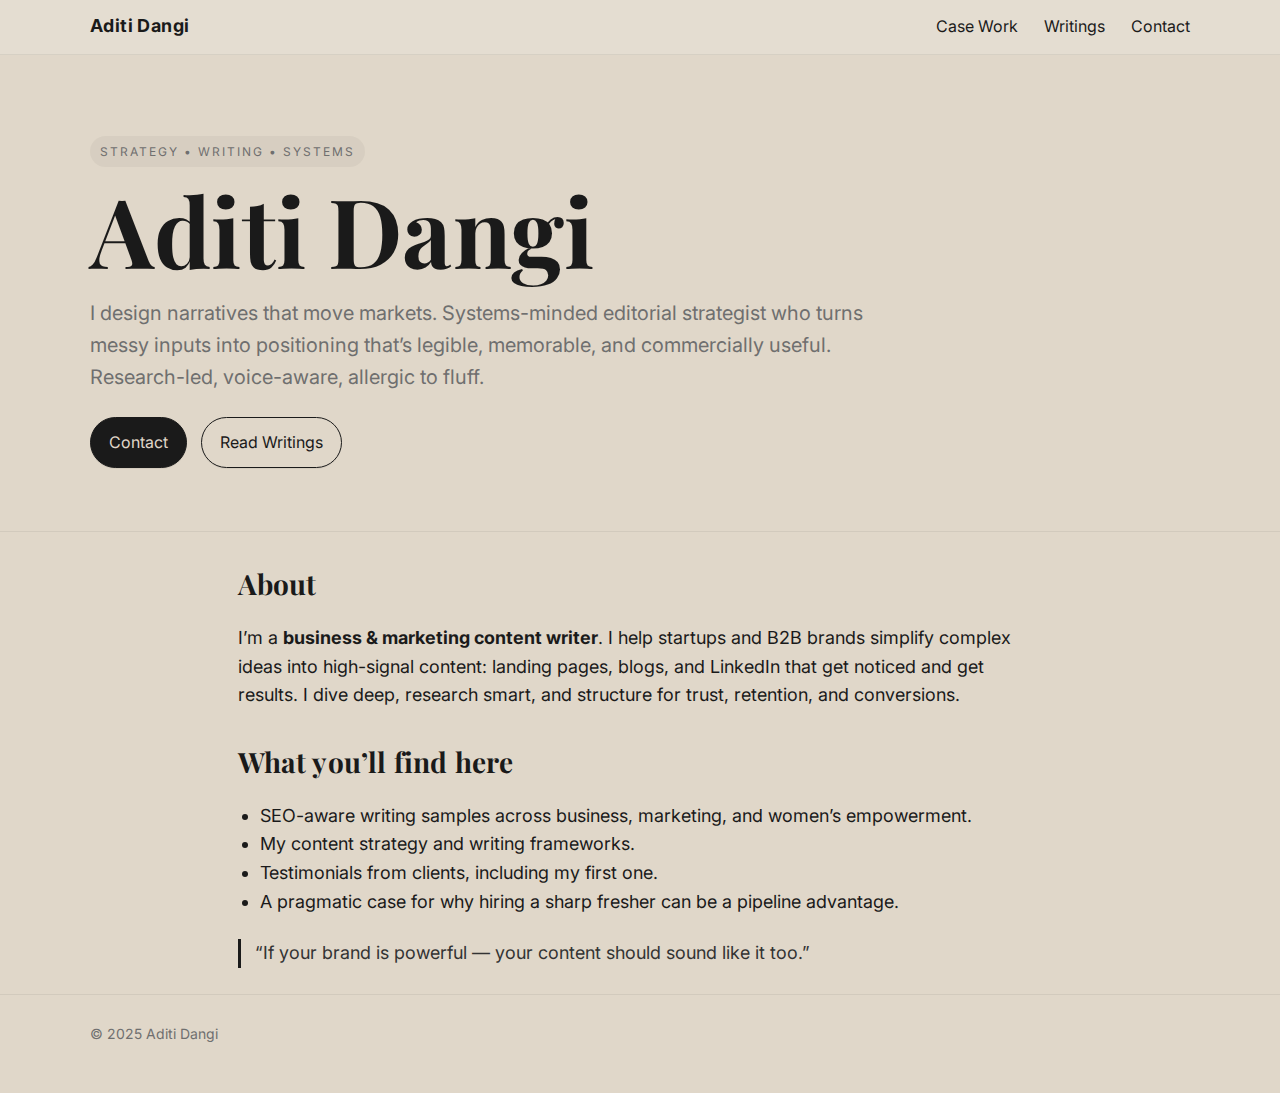
<file: index.html>
<!doctype html>
<html lang="en">
<head>
  <meta charset="utf-8" />
  <meta name="viewport" content="width=device-width, initial-scale=1" />
  <title>Aditi Dangi — Strategy, Writing, Systems</title>
  <meta name="theme-color" content="#f7f4ef">
  <link rel="preconnect" href="https://fonts.gstatic.com" crossorigin />
  <link href="https://fonts.googleapis.com/css2?family=Inter:wght@400;600;700&family=Playfair+Display:wght@600;700&display=swap" rel="stylesheet">
  <link rel="stylesheet" href="assets/style.css" />
  <script defer src="assets/script.js"></script>
</head>
<body class="home">
    <nav class="nav">
        <div class="container nav-inner">
        <div class="brand"><a id="brandName" href="index.html">Aditi Dangi</a></div>
            <div class="nav-links">
            <a href="case-work.html">Case Work</a>
            <a href="writings.html">Writings</a>
            <a href="contact.html">Contact</a>
    </div>
  </div>
</nav>
<main>

  <!-- HERO -->
  <section class="hero">
    <div class="container">
      <span class="kicker">Strategy • Writing • Systems</span>
      <h1 class="masthead-title">Aditi Dangi</h1>
      <p class="subtitle">
        I design narratives that move markets. Systems-minded editorial strategist who turns messy
        inputs into positioning that’s legible, memorable, and commercially useful.
        Research-led, voice-aware, allergic to fluff.
      </p>
      <div class="cta-row">
        <a class="btn primary" href="contact.html">Contact</a>
        <a class="btn" href="writings.html">Read Writings</a>
      </div>
    </div>
  </section>

  <!-- ABOUT ON HOME -->
  <section>
    <article class="container prose">
      <h2>About</h2>
      <p>
        I’m a <strong>business & marketing content writer</strong>. I help startups and B2B brands
        simplify complex ideas into high-signal content: landing pages, blogs, and LinkedIn that get noticed
        and get results. I dive deep, research smart, and structure for trust, retention, and conversions.
      </p>

      <h2>What you’ll find here</h2>
      <ul>
        <li>SEO-aware writing samples across business, marketing, and women’s empowerment.</li>
        <li>My content strategy and writing frameworks.</li>
        <li>Testimonials from clients, including my first one.</li>
        <li>A pragmatic case for why hiring a sharp fresher can be a pipeline advantage.</li>
      </ul>

      <blockquote>“If your brand is powerful — your content should sound like it too.”</blockquote>
      <!--
        The anchors above use data-attrs so assets/script.js wires:
          mailto:aditidangi05@gmail.com
          your real LinkedIn URL (once you paste it in window.profile.linkedin)
      -->
    </article>
  </section>

</main>
<footer class="footer">
  <div class="container"><div>© 2025 Aditi Dangi</div></div>
</footer>
</body>
</html>
</file>
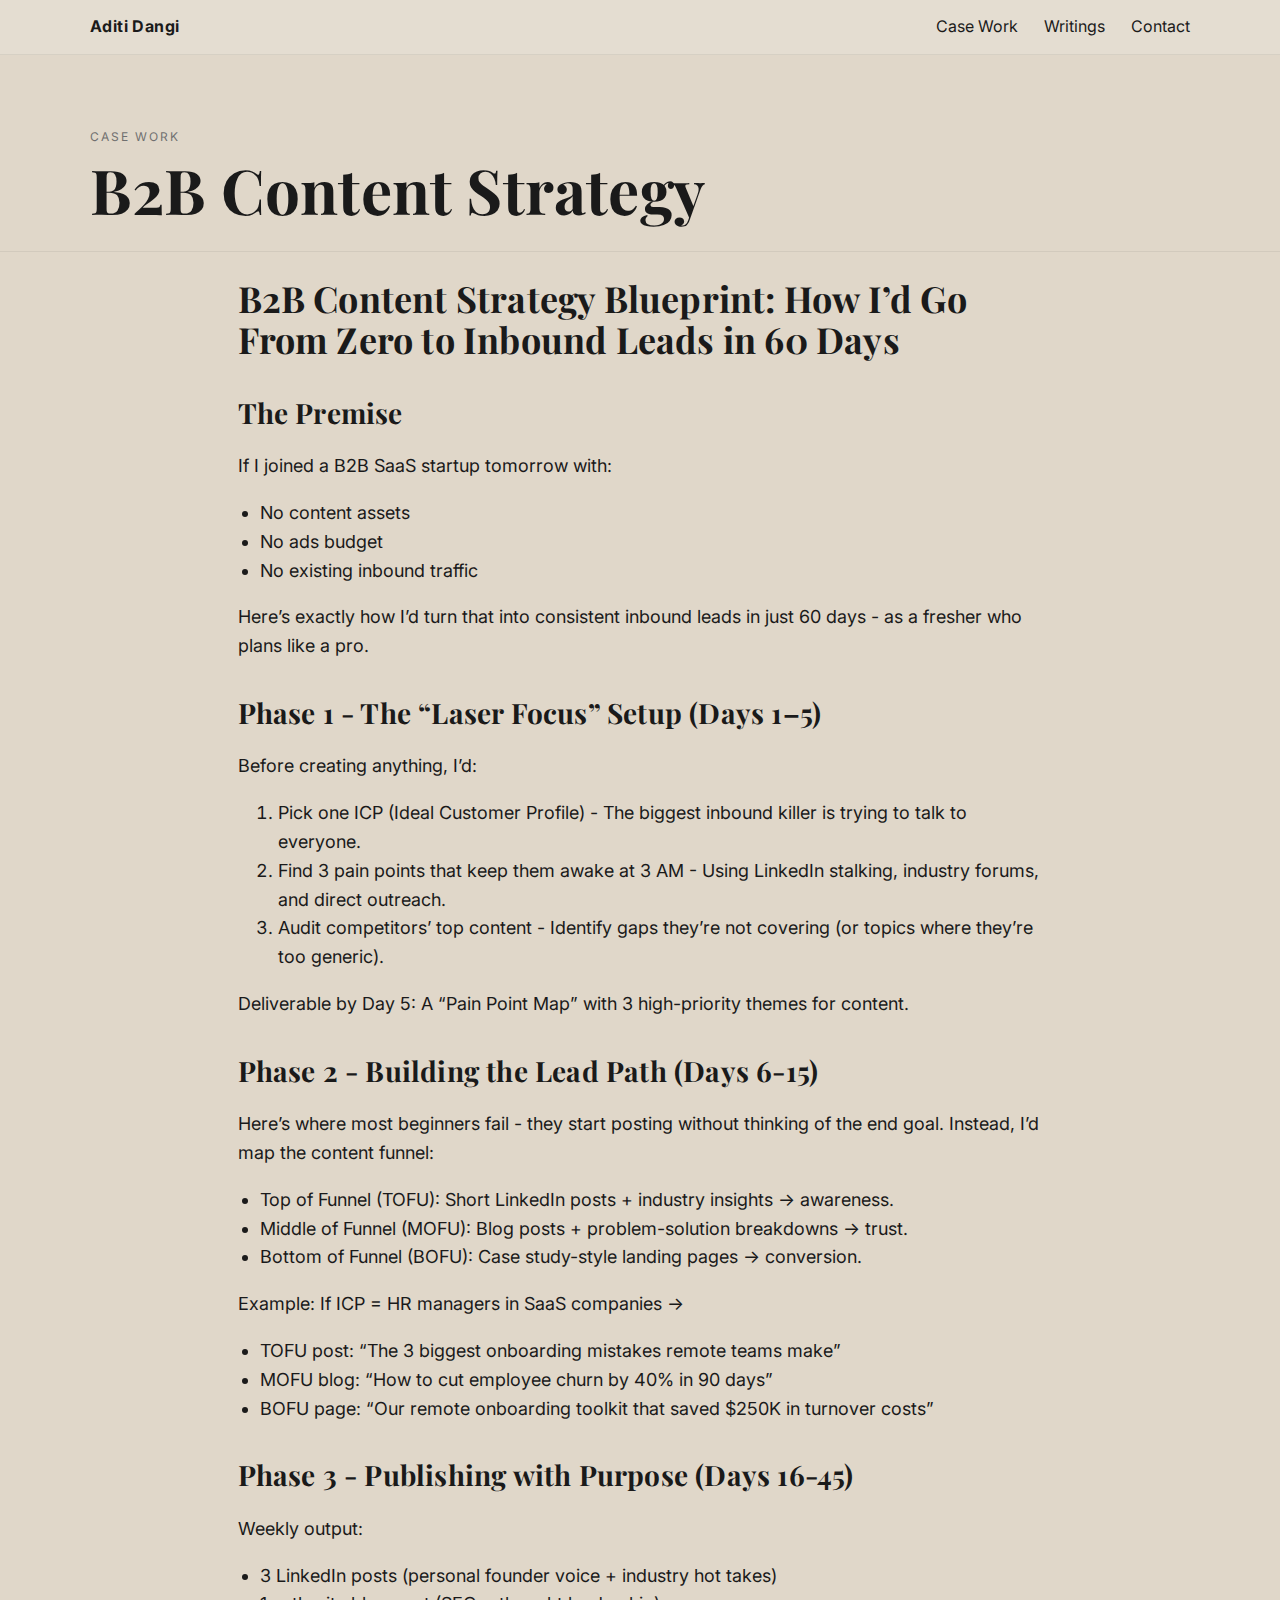
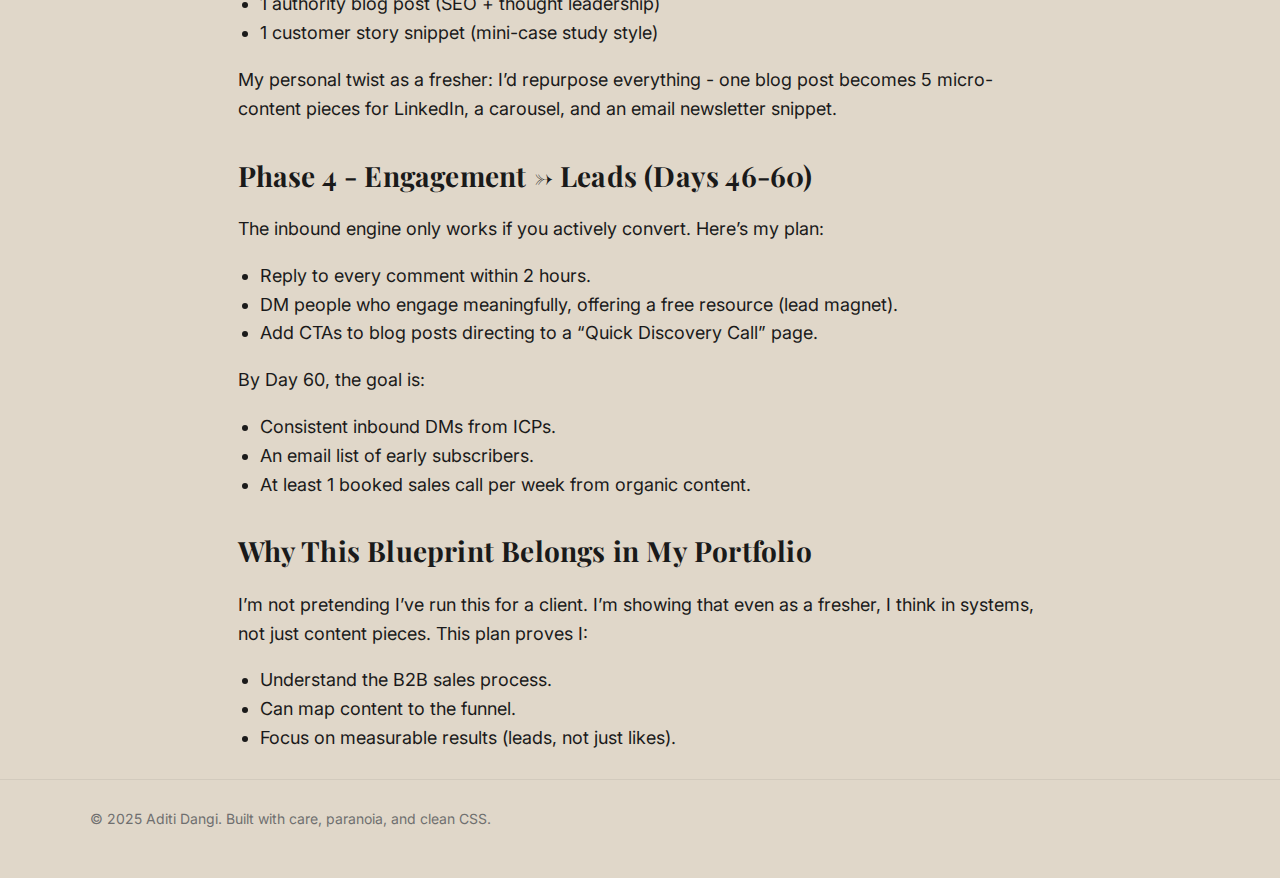
<file: b2b-content-strategy.html>
<!doctype html>
<html lang="en">
<head>
  <meta charset="utf-8" />
  <meta name="viewport" content="width=device-width, initial-scale=1" />
  <title>B2B Content Strategy</title>
  <meta name="theme-color" content="#f7f4ef">
  <link rel="preconnect" href="https://fonts.gstatic.com" crossorigin />
  <link href="https://fonts.googleapis.com/css2?family=Inter:wght@400;600;700&family=Playfair+Display:wght@600;700&display=swap" rel="stylesheet">
  <link rel="stylesheet" href="../assets/style.css" />
  <script defer src="../assets/script.js"></script>
</head>
<body>
<nav class="nav">
  <div class="container nav-inner">
    <div class="brand"><a href="../index.html">Aditi Dangi</a></div>
    <div class="nav-links">
    <a href="../case-work.html">Case Work</a>
    <a href="../writings.html">Writings</a>
    <a href="../contact.html">Contact</a>
    </div>
  </div>
</nav>
<main>
  <section class="article-hero">
    <div class="container">
    <div class="eyebrow">Case Work</div>
    <h1>B2B Content Strategy</h1>
    <small class="meta"></small>
    </div>
  </section>
  <article class="container prose">
    <h1>B2B Content Strategy Blueprint: How I’d Go From Zero to Inbound Leads in 60 Days</h1>
    
    <h2>The Premise</h2>
    <p>If I joined a B2B SaaS startup tomorrow with:</p>
    <ul>
        <li>No content assets</li>
        <li>No ads budget</li>
        <li>No existing inbound traffic</li>
    </ul>
    <p>Here’s exactly how I’d turn that into consistent inbound leads in just 60 days - as a fresher who plans like a pro.</p>
    
    <h2>Phase 1 - The “Laser Focus” Setup (Days 1–5)</h2>
    <p>Before creating anything, I’d:</p>
    <ol>
        <li>Pick one ICP (Ideal Customer Profile) - The biggest inbound killer is trying to talk to everyone.</li>
        <li>Find 3 pain points that keep them awake at 3 AM - Using LinkedIn stalking, industry forums, and direct outreach.</li>
        <li>Audit competitors’ top content - Identify gaps they’re not covering (or topics where they’re too generic).</li>
    </ol>
    <p>Deliverable by Day 5: A “Pain Point Map” with 3 high-priority themes for content.</p>
    
    <h2>Phase 2 - Building the Lead Path (Days 6-15)</h2>
    <p>Here’s where most beginners fail - they start posting without thinking of the end goal. Instead, I’d map the content funnel:</p>
    <ul>
        <li>Top of Funnel (TOFU): Short LinkedIn posts + industry insights → awareness.</li>
        <li>Middle of Funnel (MOFU): Blog posts + problem-solution breakdowns → trust.</li>
        <li>Bottom of Funnel (BOFU): Case study-style landing pages → conversion.</li>
    </ul>
    <p>Example: If ICP = HR managers in SaaS companies →</p>
    <ul>
        <li>TOFU post: “The 3 biggest onboarding mistakes remote teams make”</li>
        <li>MOFU blog: “How to cut employee churn by 40% in 90 days”</li>
        <li>BOFU page: “Our remote onboarding toolkit that saved $250K in turnover costs”</li>
    </ul>
    
    <h2>Phase 3 - Publishing with Purpose (Days 16-45)</h2>
    <p>Weekly output:</p>
    <ul>
        <li>3 LinkedIn posts (personal founder voice + industry hot takes)</li>
        <li>1 authority blog post (SEO + thought leadership)</li>
        <li>1 customer story snippet (mini-case study style)</li>
    </ul>
    <p>My personal twist as a fresher: I’d repurpose everything - one blog post becomes 5 micro-content pieces for LinkedIn, a carousel, and an email newsletter snippet.</p>
    
    <h2>Phase 4 - Engagement → Leads (Days 46-60)</h2>
    <p>The inbound engine only works if you actively convert. Here’s my plan:</p>
    <ul>
        <li>Reply to every comment within 2 hours.</li>
        <li>DM people who engage meaningfully, offering a free resource (lead magnet).</li>
        <li>Add CTAs to blog posts directing to a “Quick Discovery Call” page.</li>
    </ul>
    <p>By Day 60, the goal is:</p>
    <ul>
        <li>Consistent inbound DMs from ICPs.</li>
        <li>An email list of early subscribers.</li>
        <li>At least 1 booked sales call per week from organic content.</li>
    </ul>
    
    <h2>Why This Blueprint Belongs in My Portfolio</h2>
    <p>I’m not pretending I’ve run this for a client. I’m showing that even as a fresher, I think in systems, not just content pieces. This plan proves I:</p>
    <ul>
        <li>Understand the B2B sales process.</li>
        <li>Can map content to the funnel.</li>
        <li>Focus on measurable results (leads, not just likes).</li>
    </ul>
  </article>
</main>
<footer class="footer">
  <div class="container">
    <div>© 2025 Aditi Dangi. Built with care, paranoia, and clean CSS.</div>
  </div>
</footer>
</body>
</html>
</file>
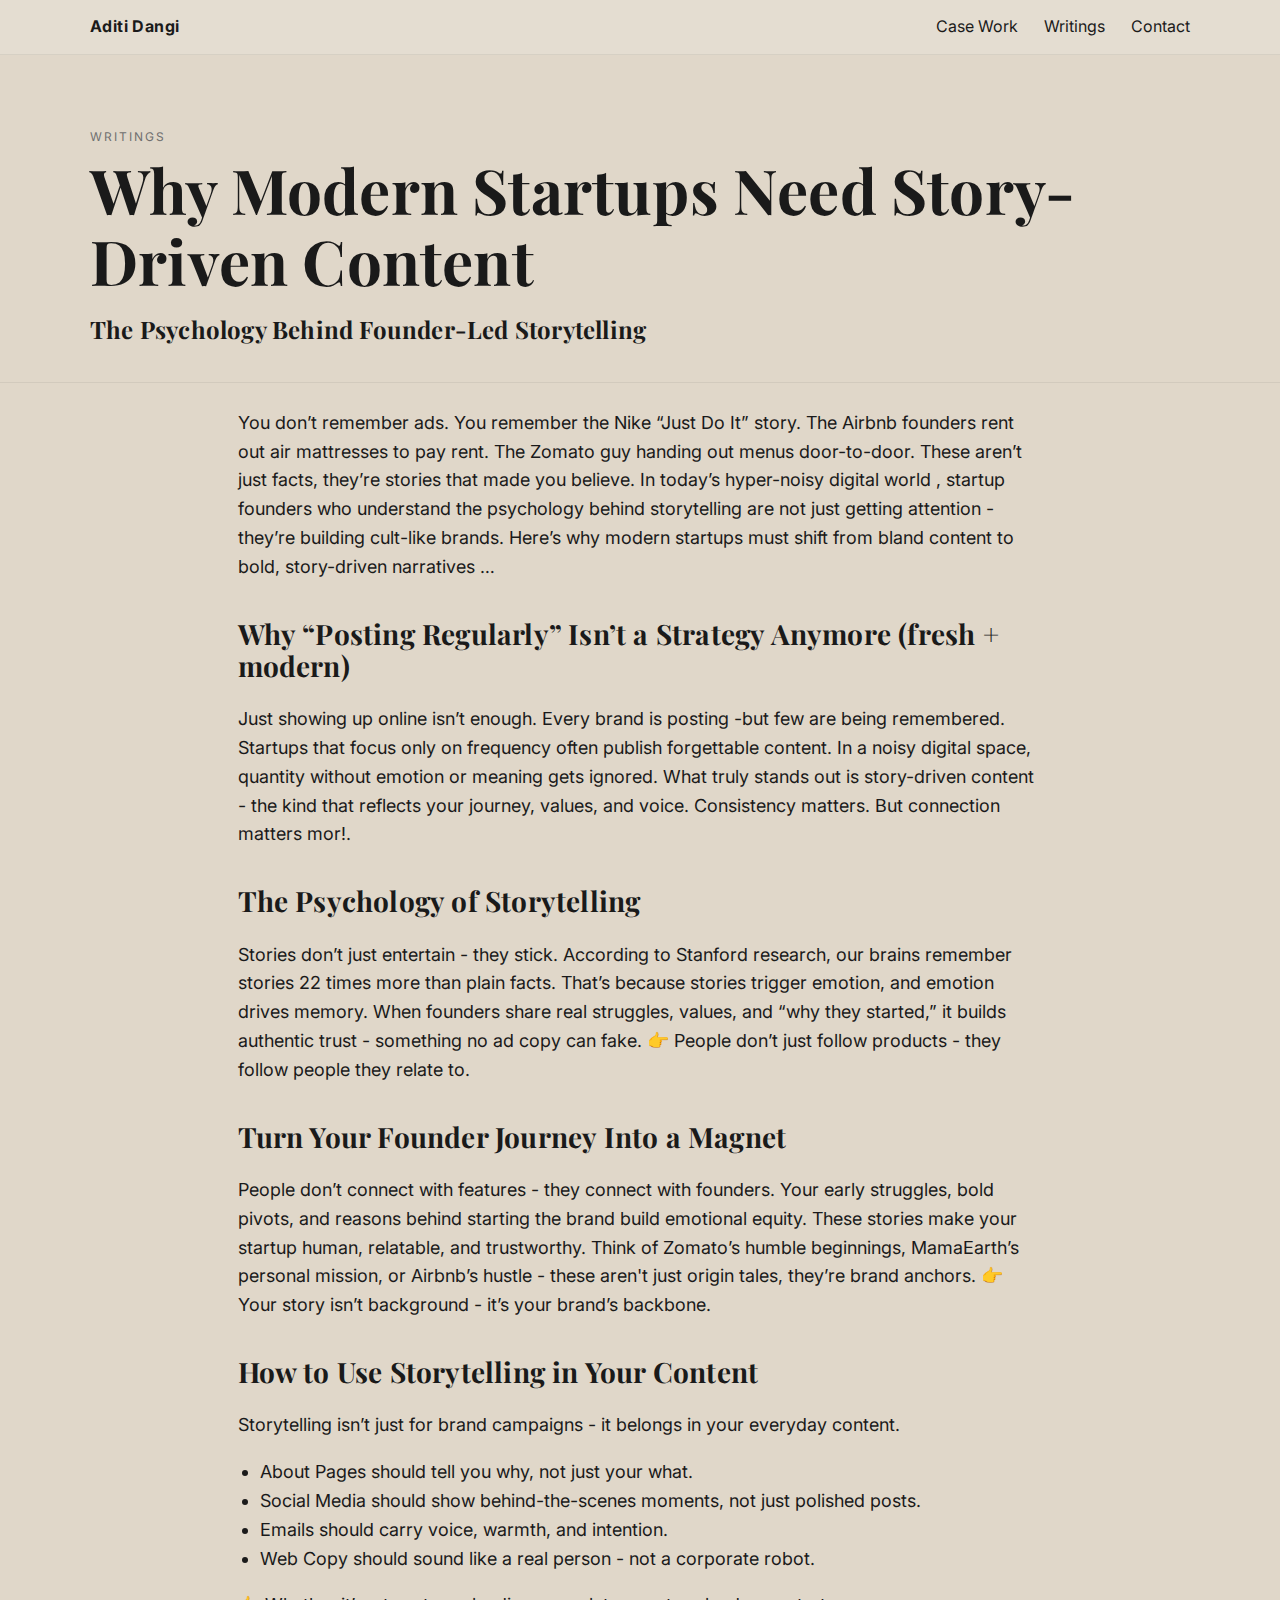
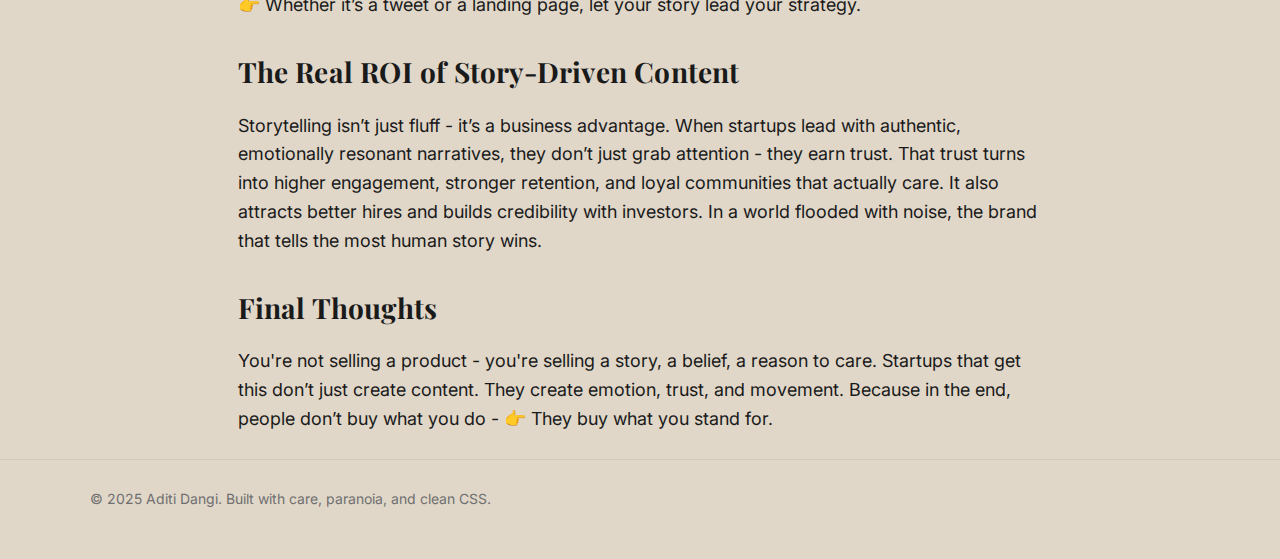
<file: business-blog.html>
<!doctype html>
<html lang="en">
<head>
  <meta charset="utf-8" />
  <meta name="viewport" content="width=device-width, initial-scale=1" />
  <title>Business Blog</title>
  <meta name="theme-color" content="#f7f4ef">
  <link rel="preconnect" href="https://fonts.gstatic.com" crossorigin />
  <link href="https://fonts.googleapis.com/css2?family=Inter:wght@400;600;700&family=Playfair+Display:wght@600;700&display=swap" rel="stylesheet">
  <link rel="stylesheet" href="../assets/style.css" />
  <script defer src="../assets/script.js"></script>
</head>
<body>
<nav class="nav">
  <div class="container nav-inner">
    <div class="brand"><a href="../index.html">Aditi Dangi</a></div>
    <div class="nav-links">
    <a href="../case-work.html">Case Work</a>
    <a href="../writings.html">Writings</a>
    <a href="../contact.html">Contact</a>
    </div>
  </div>
</nav>
<main>
  <section class="article-hero">
    <div class="container">
    <div class="eyebrow">Writings</div>
    <h1>Why Modern Startups Need Story-Driven Content</h1> <h2>The Psychology Behind Founder-Led Storytelling</h2>
    <small class="meta"></small>
    </div>
  </section>
  <article class="container prose">
    <p>You don’t remember ads. You remember the Nike “Just Do It” story. The Airbnb founders rent out air mattresses to pay rent. The Zomato guy handing out menus door-to-door. These aren’t just facts, they’re stories that made you believe. In today’s hyper-noisy digital world , startup founders who understand the psychology behind storytelling are not just getting attention - they’re building cult-like brands. Here’s why modern startups must shift from bland content to bold, story-driven narratives …</p>
    <h2>Why “Posting Regularly” Isn’t a Strategy Anymore (fresh + modern)</h2>
    <p>Just showing up online isn’t enough. Every brand is posting -but few are being remembered. Startups that focus only on frequency often publish forgettable content. In a noisy digital space, quantity without emotion or meaning gets ignored. What truly stands out is story-driven content - the kind that reflects your journey, values, and voice. Consistency matters. But connection matters mor!.</p>
    <h2>The Psychology of Storytelling</h2>
    <p>Stories don’t just entertain - they stick. According to Stanford research, our brains remember stories 22 times more than plain facts. That’s because stories trigger emotion, and emotion drives memory. When founders share real struggles, values, and “why they started,” it builds authentic trust - something no ad copy can fake. 👉 People don’t just follow products - they follow people they relate to.</p>
    <h2>Turn Your Founder Journey Into a Magnet</h2>
    <p>People don’t connect with features - they connect with founders. Your early struggles, bold pivots, and reasons behind starting the brand build emotional equity. These stories make your startup human, relatable, and trustworthy. Think of Zomato’s humble beginnings, MamaEarth’s personal mission, or Airbnb’s hustle - these aren't just origin tales, they’re brand anchors. 👉 Your story isn’t background - it’s your brand’s backbone.</p>
    <h2>How to Use Storytelling in Your Content</h2>
    <p>Storytelling isn’t just for brand campaigns - it belongs in your everyday content.</p>
    <ul>
      <li>About Pages should tell you why, not just your what.</li>
      <li>Social Media should show behind-the-scenes moments, not just polished posts.</li>
      <li>Emails should carry voice, warmth, and intention.</li>
      <li>Web Copy should sound like a real person - not a corporate robot.</li>
    </ul>
    <p>👉 Whether it’s a tweet or a landing page, let your story lead your strategy.</p>
    <h2>The Real ROI of Story-Driven Content</h2>
    <p>Storytelling isn’t just fluff - it’s a business advantage. When startups lead with authentic, emotionally resonant narratives, they don’t just grab attention - they earn trust. That trust turns into higher engagement, stronger retention, and loyal communities that actually care. It also attracts better hires and builds credibility with investors. In a world flooded with noise, the brand that tells the most human story wins.</p>
    <h2>Final Thoughts</h2>
    <p>You're not selling a product - you're selling a story, a belief, a reason to care. Startups that get this don’t just create content. They create emotion, trust, and movement. Because in the end, people don’t buy what you do - 👉 They buy what you stand for.</p>
  </article>
</main>
<footer class="footer">
  <div class="container">
    <div>© 2025 Aditi Dangi. Built with care, paranoia, and clean CSS.</div>
  </div>
</footer>
</body>
</html>
</file>
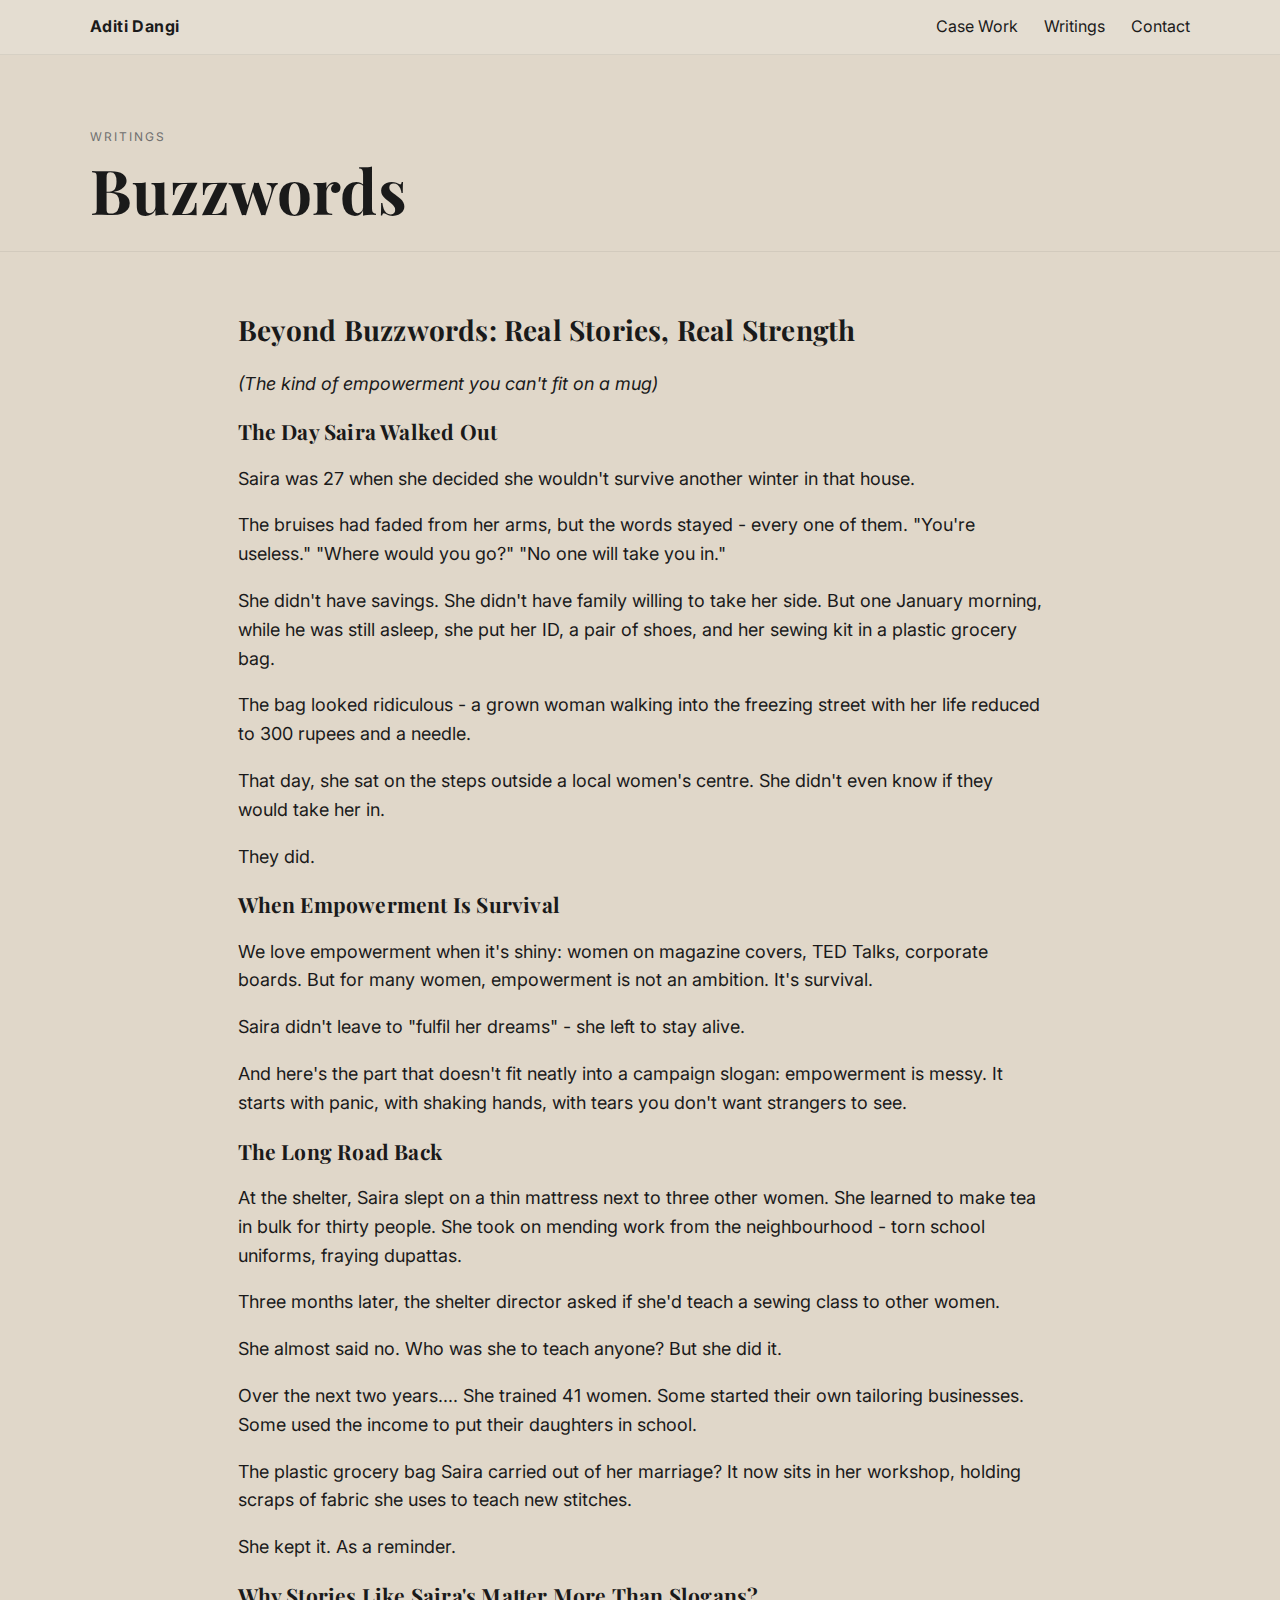
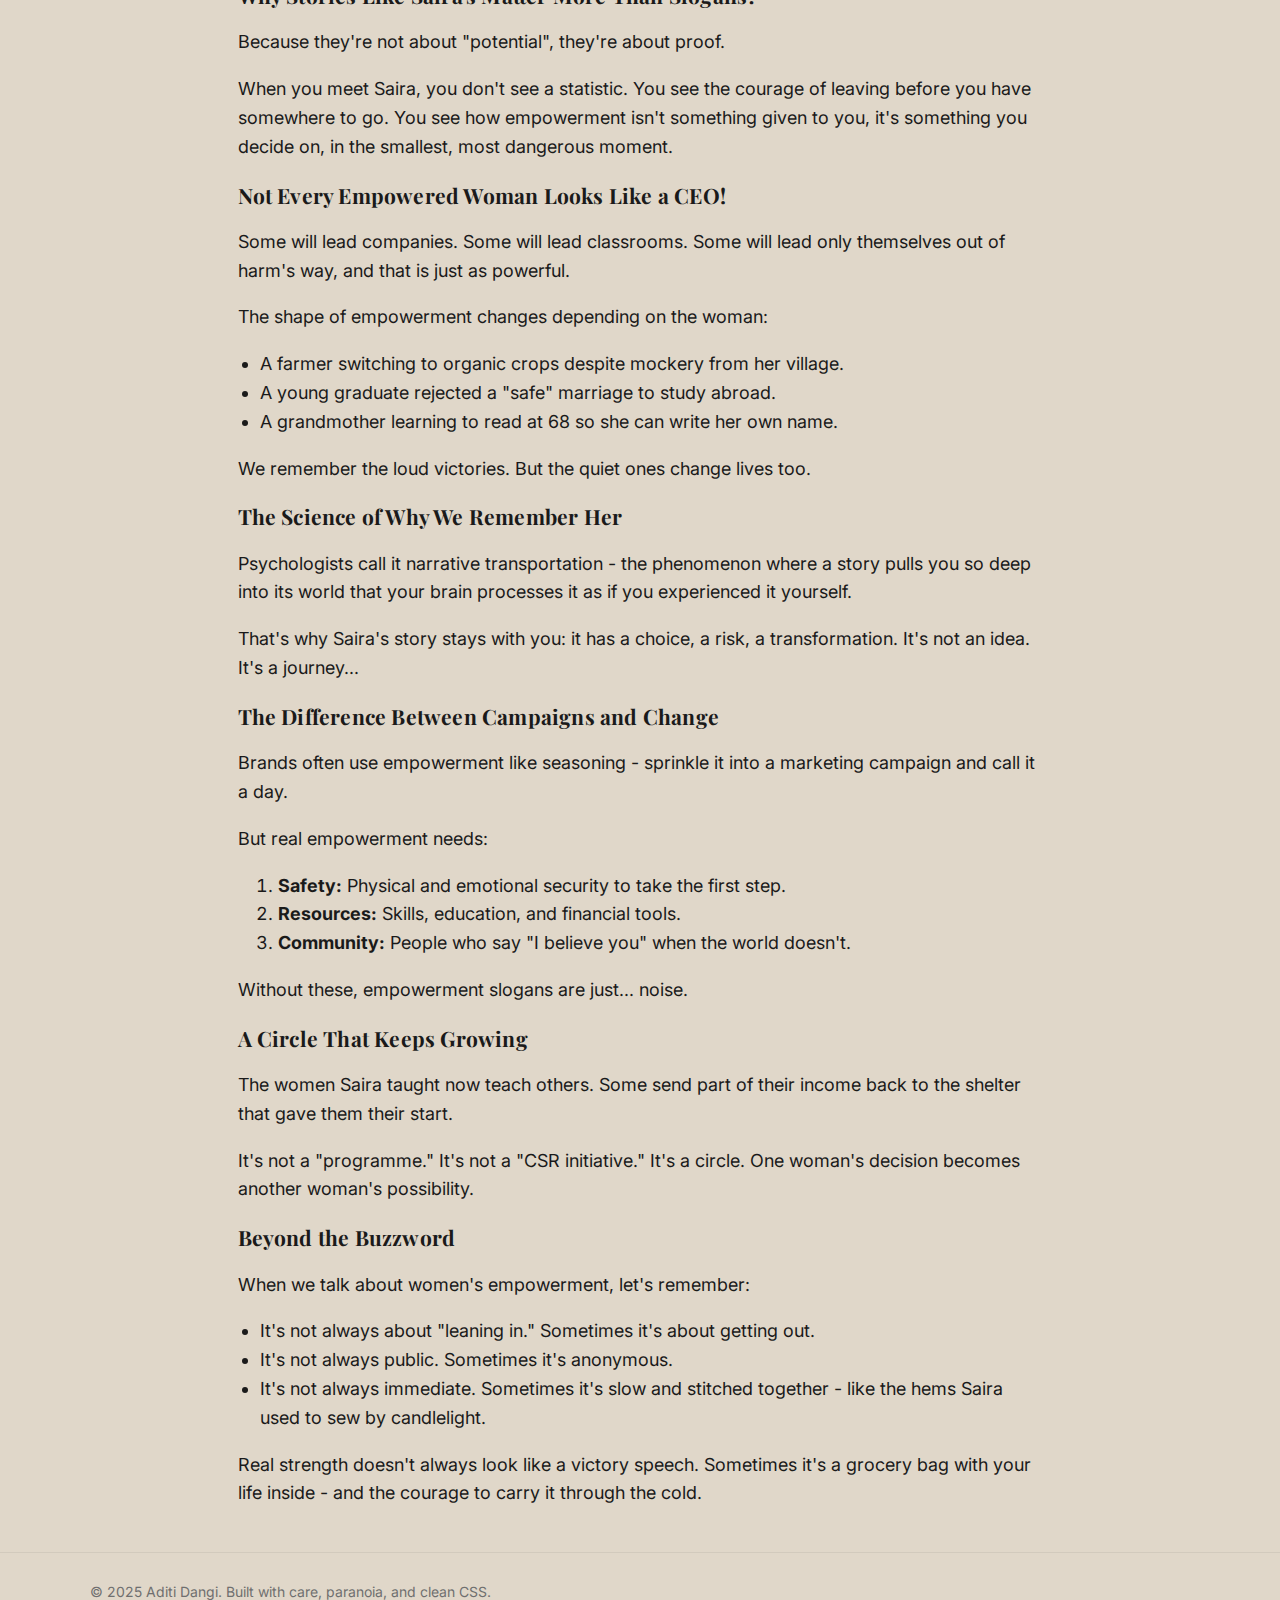
<file: buzzwords.html>
<!doctype html>
<html lang="en">
<head>
  <meta charset="utf-8" />
  <meta name="viewport" content="width=device-width, initial-scale=1" />
  <title>Buzzwords</title>
  <meta name="theme-color" content="#f7f4ef">
  <link rel="preconnect" href="https://fonts.gstatic.com" crossorigin />
  <link href="https://fonts.googleapis.com/css2?family=Inter:wght@400;600;700&family=Playfair+Display:wght@600;700&display=swap" rel="stylesheet">
  <!-- Assuming the CSS file is in an assets folder one level up -->
  <link rel="stylesheet" href="../assets/style.css" />
  <script src="../assets/script.js"></script>
</head>
<body>
    <!-- User-provided navigation bar -->
    <nav class="nav">
        <div class="container nav-inner">
          <div class="brand"><a href="../index.html">Aditi Dangi</a></div>
          <div class="nav-links">
          <a href="../case-work.html">Case Work</a>
          <a href="../writings.html">Writings</a>
          <a href="../contact.html">Contact</a>
          </div>
        </div>
      </nav>

  <!-- Hero section for the article title -->
  <section class="article-hero">
    <div class="container">
      <div class="eyebrow">Writings</div>
      <h1>Buzzwords</h1>
    </div>
  </section>

  <!-- Main article content extracted from the PDF -->
  <article class="container prose">
    <h2>Beyond Buzzwords: Real Stories, Real Strength</h2>
    <p><em>(The kind of empowerment you can't fit on a mug)</em></p>

    <h3>The Day Saira Walked Out</h3>
    <p>Saira was 27 when she decided she wouldn't survive another winter in that house.</p>
    <p>The bruises had faded from her arms, but the words stayed - every one of them. "You're useless." "Where would you go?" "No one will take you in."</p>
    <p>She didn't have savings. She didn't have family willing to take her side. But one January morning, while he was still asleep, she put her ID, a pair of shoes, and her sewing kit in a plastic grocery bag.</p>
    <p>The bag looked ridiculous - a grown woman walking into the freezing street with her life reduced to 300 rupees and a needle.</p>
    <p>That day, she sat on the steps outside a local women's centre. She didn't even know if they would take her in.</p>
    <p>They did.</p>

    <h3>When Empowerment Is Survival</h3>
    <p>We love empowerment when it's shiny: women on magazine covers, TED Talks, corporate boards. But for many women, empowerment is not an ambition. It's survival.</p>
    <p>Saira didn't leave to "fulfil her dreams" - she left to stay alive.</p>
    <p>And here's the part that doesn't fit neatly into a campaign slogan: empowerment is messy. It starts with panic, with shaking hands, with tears you don't want strangers to see.</p>

    <h3>The Long Road Back</h3>
    <p>At the shelter, Saira slept on a thin mattress next to three other women. She learned to make tea in bulk for thirty people. She took on mending work from the neighbourhood - torn school uniforms, fraying dupattas.</p>
    <p>Three months later, the shelter director asked if she'd teach a sewing class to other women.</p>
    <p>She almost said no. Who was she to teach anyone? But she did it.</p>
    <p>Over the next two years.... She trained 41 women. Some started their own tailoring businesses. Some used the income to put their daughters in school.</p>
    <p>The plastic grocery bag Saira carried out of her marriage? It now sits in her workshop, holding scraps of fabric she uses to teach new stitches.</p>
    <p>She kept it. As a reminder.</p>

    <h3>Why Stories Like Saira's Matter More Than Slogans?</h3>
    <p>Because they're not about "potential", they're about proof.</p>
    <p>When you meet Saira, you don't see a statistic. You see the courage of leaving before you have somewhere to go. You see how empowerment isn't something given to you, it's something you decide on, in the smallest, most dangerous moment.</p>

    <h3>Not Every Empowered Woman Looks Like a CEO!</h3>
    <p>Some will lead companies. Some will lead classrooms. Some will lead only themselves out of harm's way, and that is just as powerful.</p>
    <p>The shape of empowerment changes depending on the woman:</p>
    <ul>
        <li>A farmer switching to organic crops despite mockery from her village.</li>
        <li>A young graduate rejected a "safe" marriage to study abroad.</li>
        <li>A grandmother learning to read at 68 so she can write her own name.</li>
    </ul>
    <p>We remember the loud victories. But the quiet ones change lives too.</p>

    <h3>The Science of Why We Remember Her</h3>
    <p>Psychologists call it narrative transportation - the phenomenon where a story pulls you so deep into its world that your brain processes it as if you experienced it yourself.</p>
    <p>That's why Saira's story stays with you: it has a choice, a risk, a transformation. It's not an idea. It's a journey...</p>

    <h3>The Difference Between Campaigns and Change</h3>
    <p>Brands often use empowerment like seasoning - sprinkle it into a marketing campaign and call it a day.</p>
    <p>But real empowerment needs:</p>
    <ol>
        <li><strong>Safety:</strong> Physical and emotional security to take the first step.</li>
        <li><strong>Resources:</strong> Skills, education, and financial tools.</li>
        <li><strong>Community:</strong> People who say "I believe you" when the world doesn't.</li>
    </ol>
    <p>Without these, empowerment slogans are just... noise.</p>

    <h3>A Circle That Keeps Growing</h3>
    <p>The women Saira taught now teach others. Some send part of their income back to the shelter that gave them their start.</p>
    <p>It's not a "programme." It's not a "CSR initiative." It's a circle. One woman's decision becomes another woman's possibility.</p>

    <h3>Beyond the Buzzword</h3>
    <p>When we talk about women's empowerment, let's remember:</p>
    <ul>
        <li>It's not always about "leaning in." Sometimes it's about getting out.</li>
        <li>It's not always public. Sometimes it's anonymous.</li>
        <li>It's not always immediate. Sometimes it's slow and stitched together - like the hems Saira used to sew by candlelight.</li>
    </ul>
    <p>Real strength doesn't always look like a victory speech. Sometimes it's a grocery bag with your life inside - and the courage to carry it through the cold.</p>
  </article>

<!-- Footer section -->
<footer class="footer">
  <div class="container">
    <div>© 2025 Aditi Dangi. Built with care, paranoia, and clean CSS.</div>
  </div>
</footer>
</body>
</html>
</file>
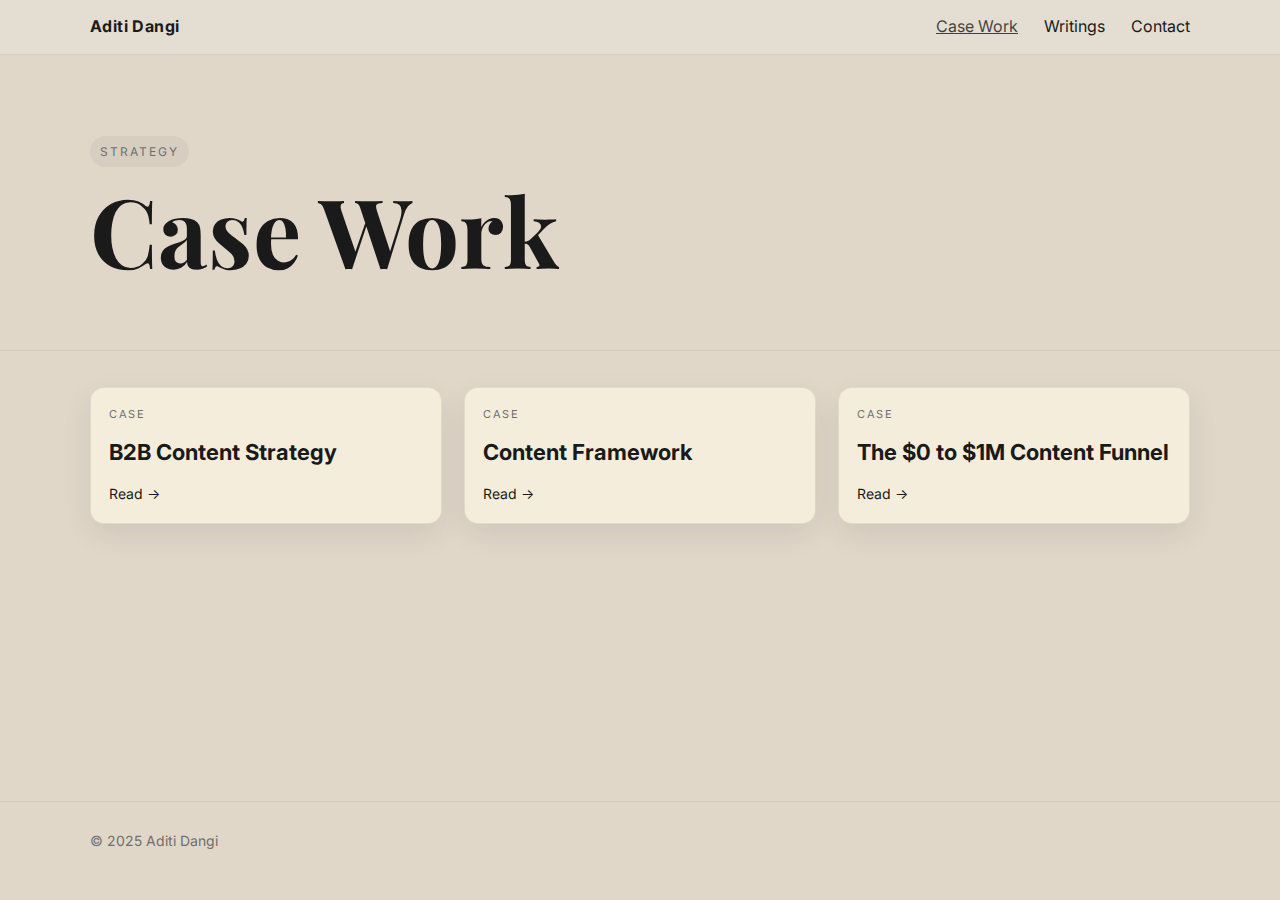
<file: case-work.html>
<!doctype html>
<html lang="en">
<head>
  <meta charset="utf-8" />
  <meta name="viewport" content="width=device-width, initial-scale=1" />
  <title>Case Work — Aditi Dangi</title>
  <meta name="theme-color" content="#f7f4ef">
  <link rel="preconnect" href="https://fonts.gstatic.com" crossorigin />
  <link href="https://fonts.googleapis.com/css2?family=Inter:wght@400;600;700&family=Playfair+Display:wght@600;700&display=swap" rel="stylesheet">
  <link rel="stylesheet" href="assets/style.css" />
  <script defer src="assets/script.js"></script>
</head>
<body>
<nav class="nav">
  <div class="container nav-inner">
    <div class="brand"><a href="index.html">Aditi Dangi</a></div>
    <div class="nav-links">
      <a href="case-work.html" style="opacity:.8;text-decoration:underline;">Case Work</a>
      <a href="writings.html">Writings</a>
      <a href="contact.html">Contact</a>
    </div>
  </div>
</nav>
<main>
  <section class="hero">
    <div class="container">
      <span class="kicker">Strategy</span>
      <h1 class="masthead-title">Case Work</h1>
    </div>
  </section>
  <section>
    <div class="container">
      <div class="grid">
        <!-- keep your existing post slugs; these are examples -->
        <a class="card" href="posts/b2b-content-strategy.html"><div class="tag">Case</div><div class="title">B2B Content Strategy</div><div class="more">Read →</div></a>
        <a class="card" href="posts/content-framework.html"><div class="tag">Case</div><div class="title">Content Framework</div><div class="more">Read →</div></a>
        <a class="card" href="posts/the-0-1m-content-funnel.html"><div class="tag">Case</div><div class="title">The $0 to $1M Content Funnel</div><div class="more">Read →</div></a>
      </div>
    </div>
  </section>
</main>
<footer class="footer">
  <div class="container"><div>© 2025 Aditi Dangi</div></div>
</footer>
</body>
</html>
</file>
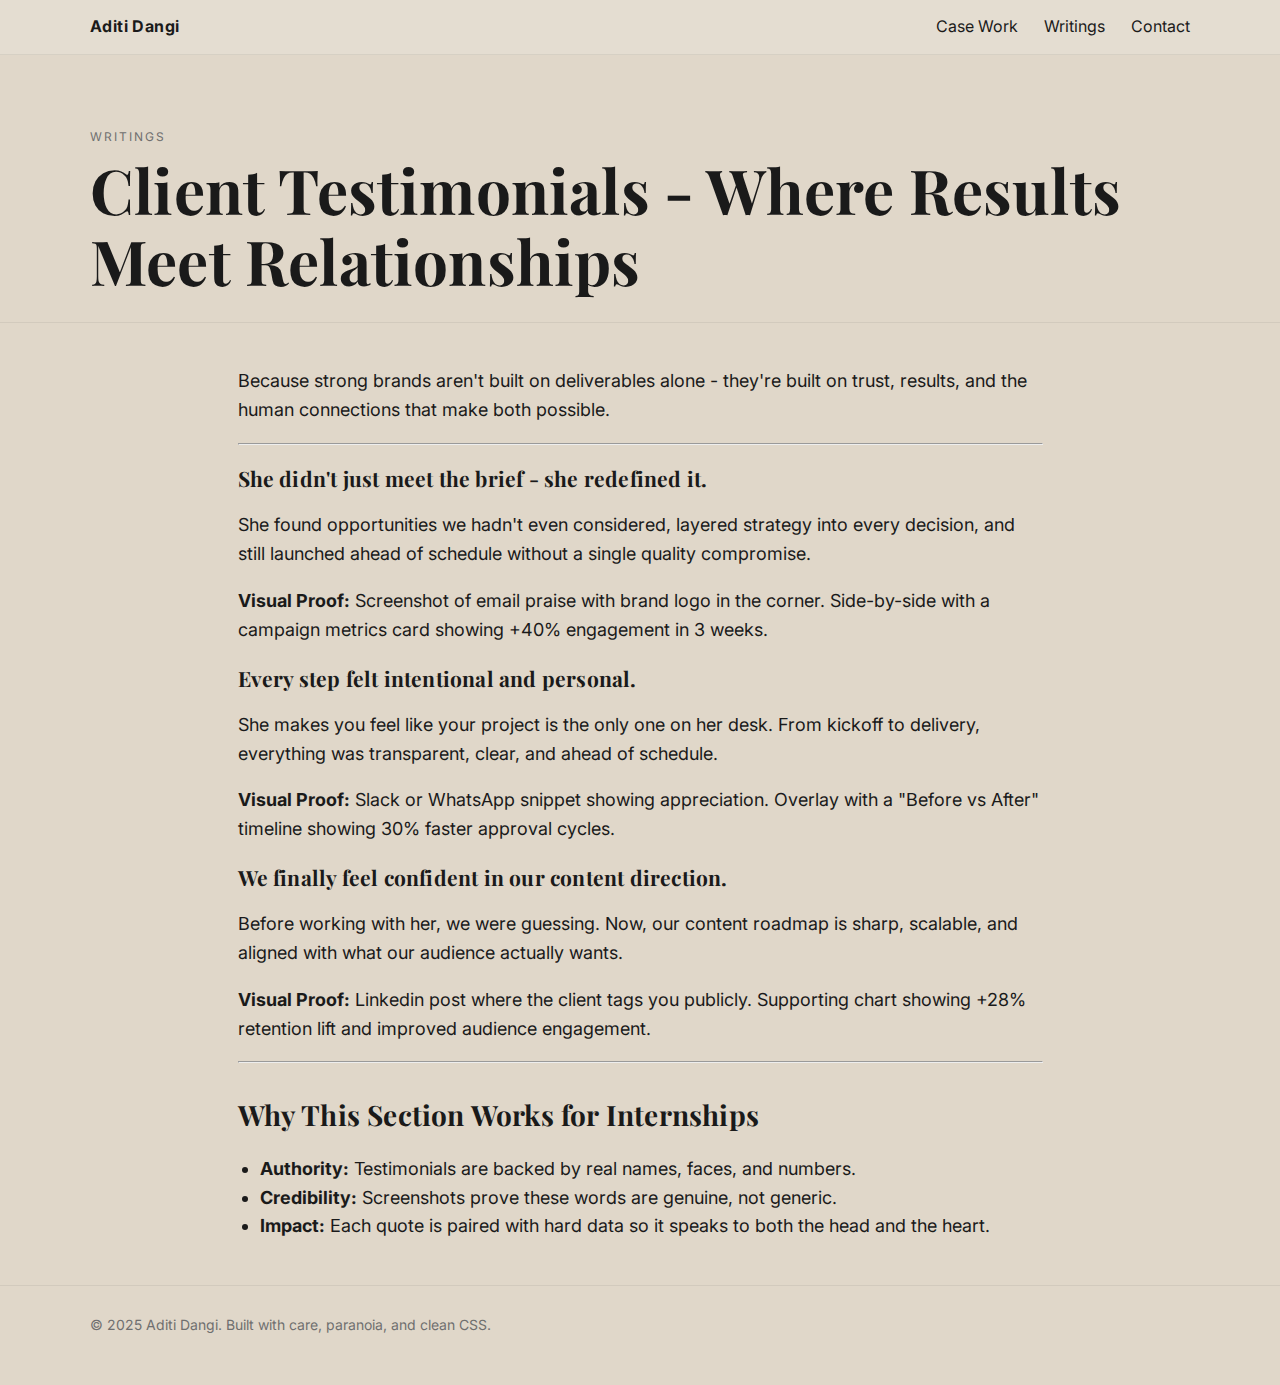
<file: client-testimonials.html>
<!doctype html>
<html lang="en">
<head>
  <meta charset="utf-8" />
  <meta name="viewport" content="width=device-width, initial-scale=1" />
  <title>Client Testimonials</title>
  <meta name="theme-color" content="#f7f4ef">
  <link rel="preconnect" href="https://fonts.gstatic.com" crossorigin />
  <link href="https://fonts.googleapis.com/css2?family=Inter:wght@400;600;700&family=Playfair+Display:wght@600;700&display=swap" rel="stylesheet">
  <link rel="stylesheet" href="../assets/style.css" />
  <script src="../assets/script.js"></script>
</head>
<body>
<!-- This is the navigation code you provided -->
<nav class="nav"> 
    <div class="container nav-inner"> 
      <div class="brand"><a href="../index.html">Aditi Dangi</a></div> 
      <div class="nav-links"> 
      <a href="../case-work.html">Case Work</a> 
      <a href="../writings.html">Writings</a> 
      <a href="../contact.html">Contact</a> 
      </div> 
    </div> 
  </nav>

  <section class="article-hero">
    <div class="container">
      <div class="eyebrow">Writings</div>
      <h1>Client Testimonials - Where Results Meet Relationships</h1>
    </div>
  </section>

  <!-- Content from the PDF is inserted here -->
  <article class="container prose">
    <p>Because strong brands aren't built on deliverables alone - they're built on trust, results, and the human connections that make both possible.</p>
    
    <hr>

    <h3>She didn't just meet the brief - she redefined it.</h3>
    <p>She found opportunities we hadn't even considered, layered strategy into every decision, and still launched ahead of schedule without a single quality compromise.</p>
    <p><strong>Visual Proof:</strong> Screenshot of email praise with brand logo in the corner. Side-by-side with a campaign metrics card showing +40% engagement in 3 weeks.</p>

    <h3>Every step felt intentional and personal.</h3>
    <p>She makes you feel like your project is the only one on her desk. From kickoff to delivery, everything was transparent, clear, and ahead of schedule.</p>
    <p><strong>Visual Proof:</strong> Slack or WhatsApp snippet showing appreciation. Overlay with a "Before vs After" timeline showing 30% faster approval cycles.</p>

    <h3>We finally feel confident in our content direction.</h3>
    <p>Before working with her, we were guessing. Now, our content roadmap is sharp, scalable, and aligned with what our audience actually wants.</p>
    <p><strong>Visual Proof:</strong> Linkedin post where the client tags you publicly. Supporting chart showing +28% retention lift and improved audience engagement.</p>

    <hr>

    <h2>Why This Section Works for Internships</h2>
    <ul>
        <li><strong>Authority:</strong> Testimonials are backed by real names, faces, and numbers.</li>
        <li><strong>Credibility:</strong> Screenshots prove these words are genuine, not generic.</li>
        <li><strong>Impact:</strong> Each quote is paired with hard data so it speaks to both the head and the heart.</li>
    </ul>
  </article>

<footer class="footer">
  <div class="container">
    <div>© 2025 Aditi Dangi. Built with care, paranoia, and clean CSS.</div>
  </div>
</footer>
</body>
</html>
</file>
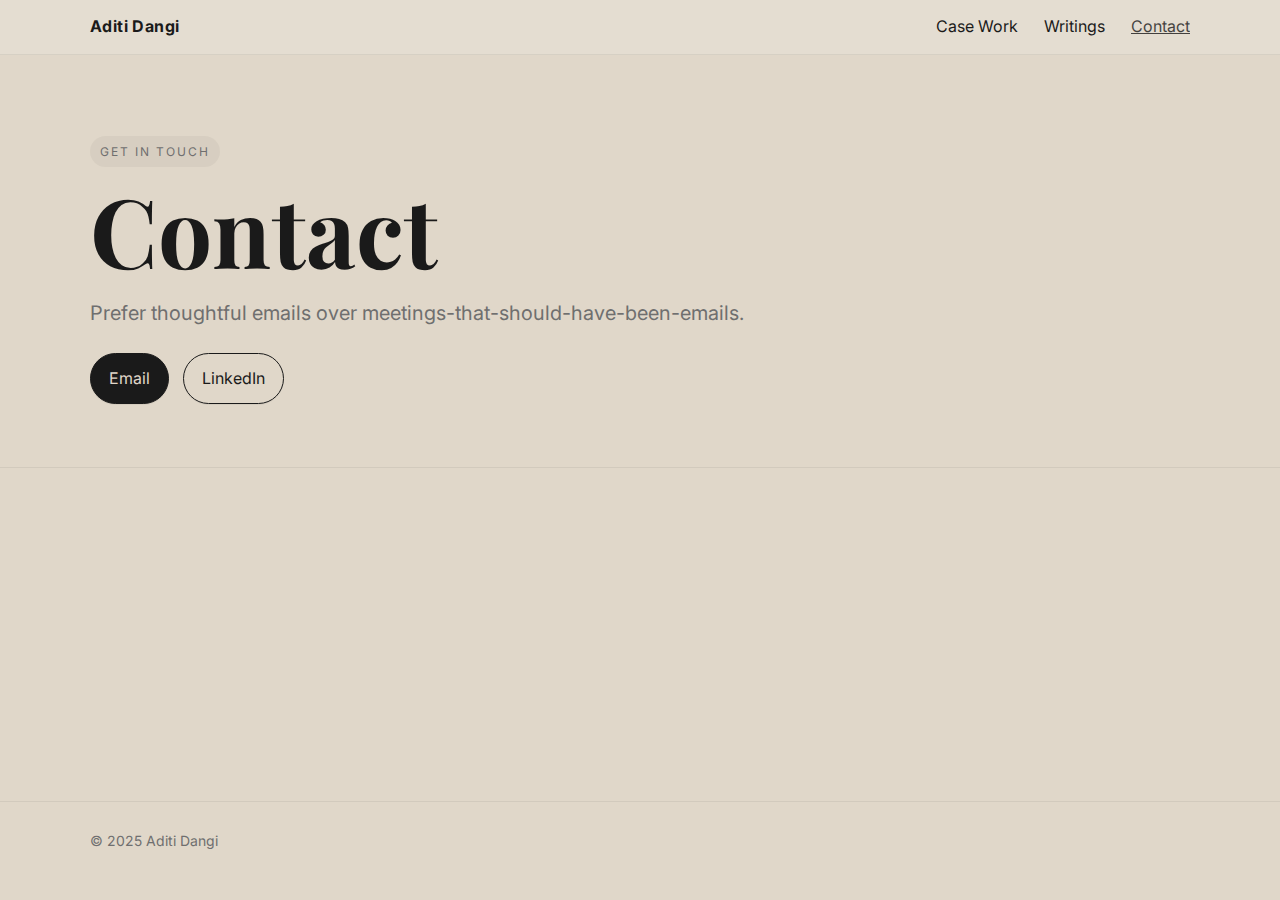
<file: contact.html>
<!doctype html>
<html lang="en">
<head>
  <meta charset="utf-8" />
  <meta name="viewport" content="width=device-width, initial-scale=1" />
  <title>Contact — Aditi Dangi</title>
  <meta name="theme-color" content="#f7f4ef">
  <link rel="preconnect" href="https://fonts.gstatic.com" crossorigin />
  <link href="https://fonts.googleapis.com/css2?family=Inter:wght@400;600;700&family=Playfair+Display:wght@600;700&display=swap" rel="stylesheet">
  <link rel="stylesheet" href="assets/style.css" />
  <script defer src="assets/script.js"></script>
</head>
<body>
<nav class="nav">
  <div class="container nav-inner">
    <div class="brand"><a href="index.html">Aditi Dangi</a></div>
    <div class="nav-links">
      <a href="case-work.html">Case Work</a>
      <a href="writings.html">Writings</a>
      <a href="contact.html" style="opacity:.8;text-decoration:underline;">Contact</a>
    </div>
  </div>
</nav>
<main>
  <section class="hero">
    <div class="container">
      <span class="kicker">Get In Touch</span>
      <h1 class="masthead-title">Contact</h1>
      <p class="subtitle">Prefer thoughtful emails over meetings-that-should-have-been-emails.</p>
      <div class="cta-row">
        <a class="btn primary" data-email href="#">Email</a>
        <a class="btn" data-linkedin href="#">LinkedIn</a>
      </div>
    </div>
  </section>
</main>
<footer class="footer">
  <div class="container"><div>© 2025 Aditi Dangi</div></div>
</footer>
</body>
</html>
</file>
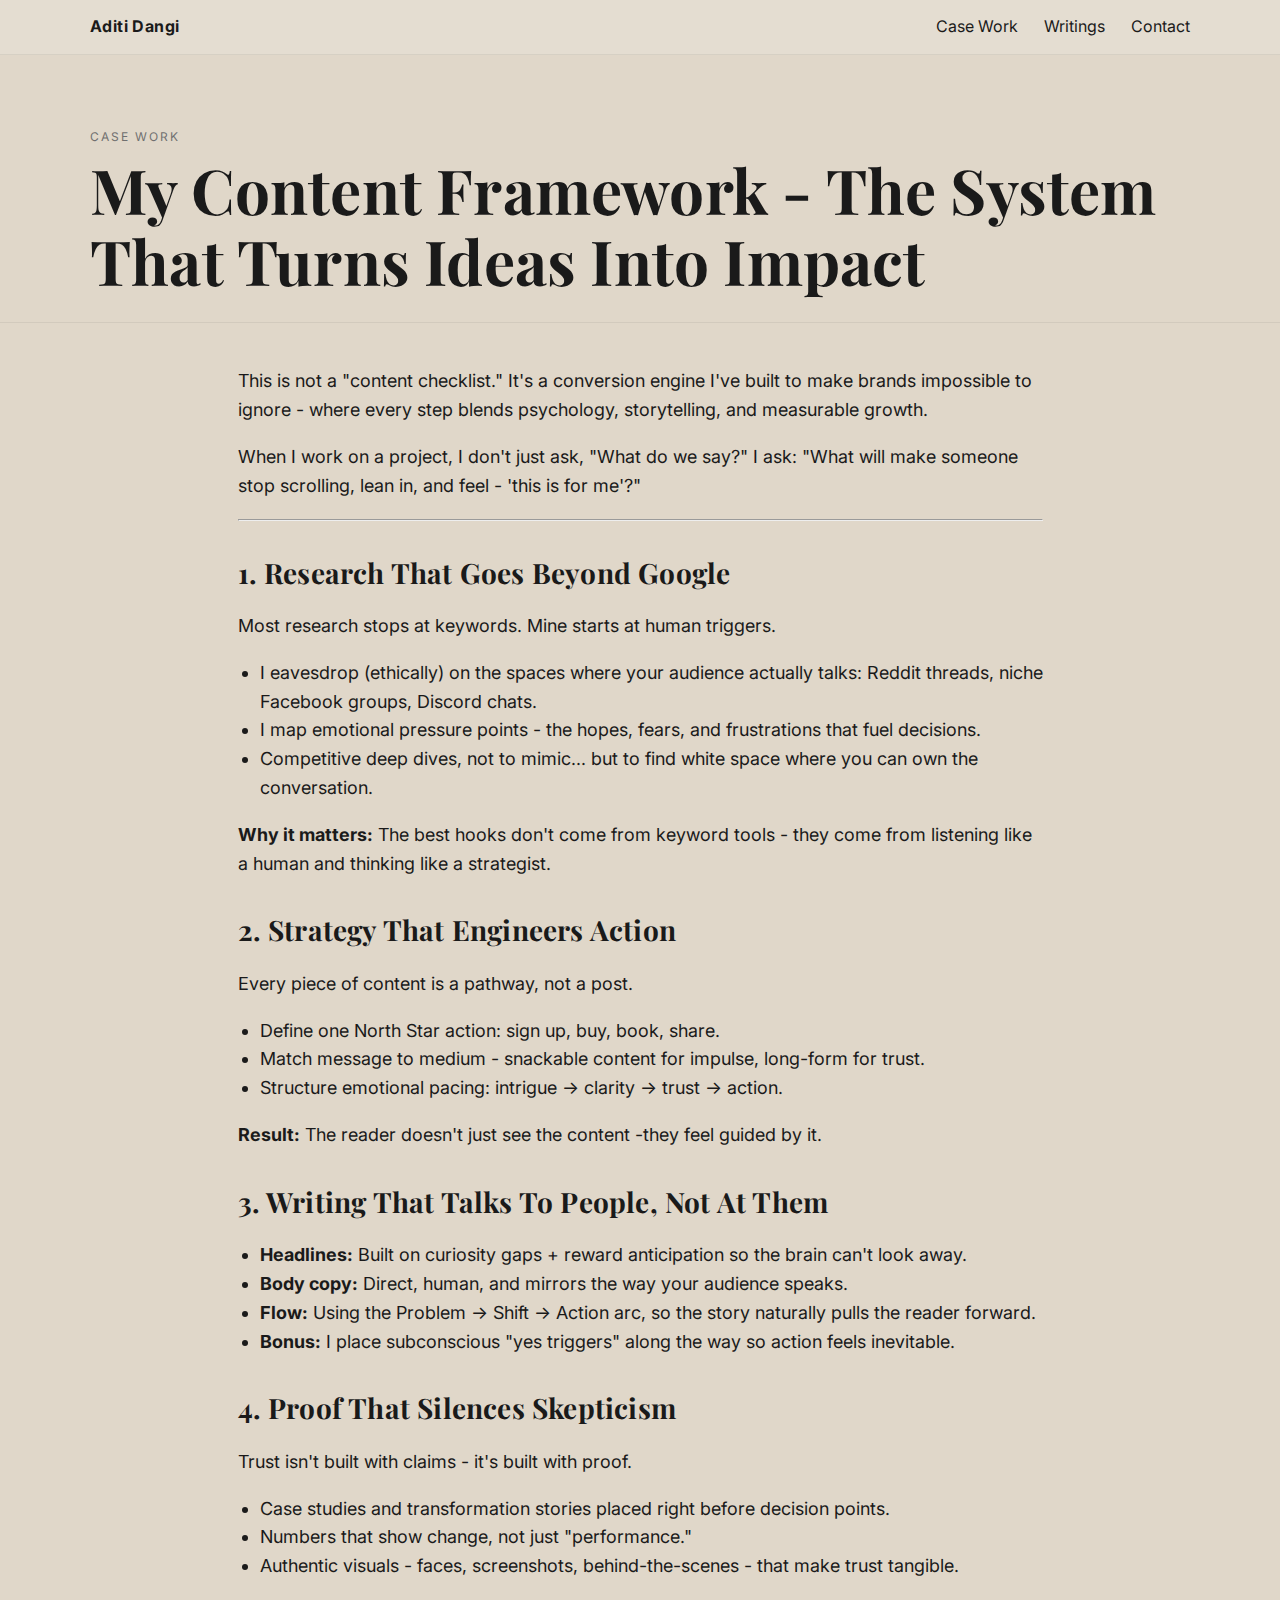
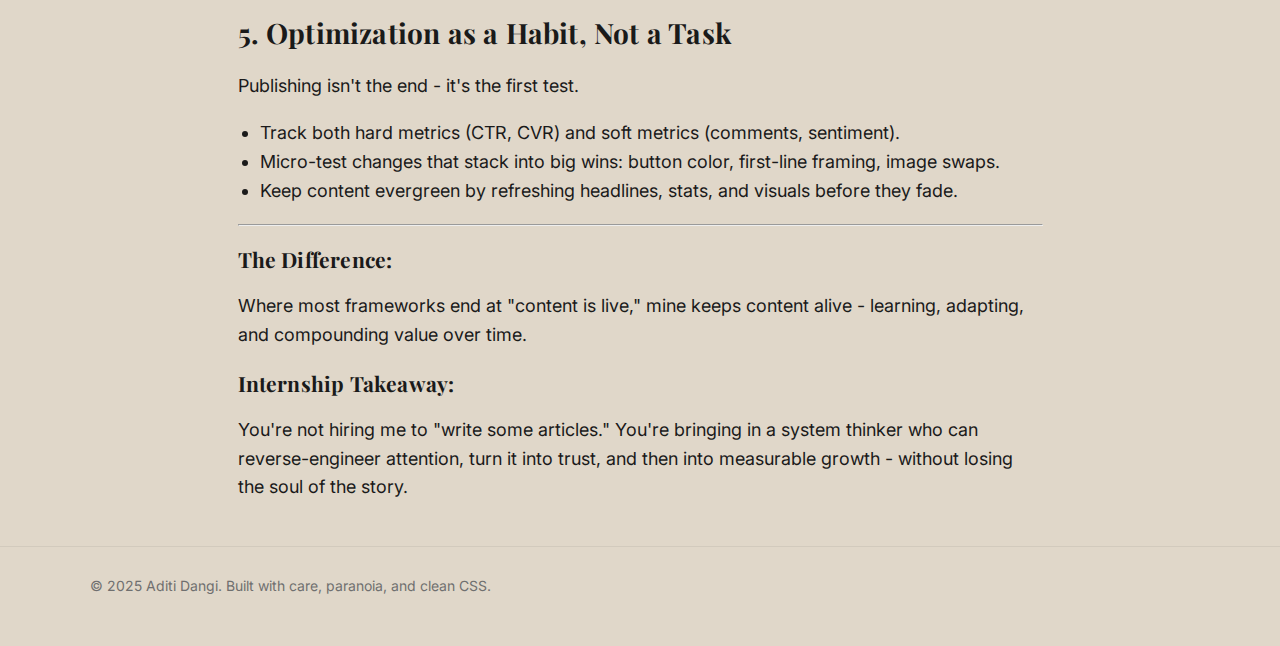
<file: content-framework.html>
<!doctype html>
<html lang="en">
<head>
  <meta charset="utf-8" />
  <meta name="viewport" content="width=device-width, initial-scale=1" />
  <title>Content Framework</title>
  <meta name="theme-color" content="#f7f4ef">
  <link rel="preconnect" href="https://fonts.gstatic.com" crossorigin />
  <link href="https://fonts.googleapis.com/css2?family=Inter:wght@400;600;700&family=Playfair+Display:wght@600;700&display=swap" rel="stylesheet">
  <link rel="stylesheet" href="../assets/style.css" />
  <script src="../assets/script.js"></script>
</head>
<body>
<!-- This is the navigation code you provided -->
<nav class="nav"> 
    <div class="container nav-inner"> 
      <div class="brand"><a href="../index.html">Aditi Dangi</a></div> 
      <div class="nav-links"> 
      <a href="../case-work.html">Case Work</a> 
      <a href="../writings.html">Writings</a> 
      <a href="../contact.html">Contact</a> 
      </div> 
    </div> 
</nav>

  <section class="article-hero">
    <div class="container">
      <div class="eyebrow">Case Work</div>
      <h1>My Content Framework - The System That Turns Ideas Into Impact</h1>
    </div>
  </section>

  <!-- Content from the PDF is inserted here -->
  <article class="container prose">
    <p>This is not a "content checklist." It's a conversion engine I've built to make brands impossible to ignore - where every step blends psychology, storytelling, and measurable growth.</p>
    <p>When I work on a project, I don't just ask, "What do we say?" I ask: "What will make someone stop scrolling, lean in, and feel - 'this is for me'?"</p>
    
    <hr>

    <h2>1. Research That Goes Beyond Google</h2>
    <p>Most research stops at keywords. Mine starts at human triggers.</p>
    <ul>
        <li>I eavesdrop (ethically) on the spaces where your audience actually talks: Reddit threads, niche Facebook groups, Discord chats.</li>
        <li>I map emotional pressure points - the hopes, fears, and frustrations that fuel decisions.</li>
        <li>Competitive deep dives, not to mimic... but to find white space where you can own the conversation.</li>
    </ul>
    <p><strong>Why it matters:</strong> The best hooks don't come from keyword tools - they come from listening like a human and thinking like a strategist.</p>

    <h2>2. Strategy That Engineers Action</h2>
    <p>Every piece of content is a pathway, not a post.</p>
    <ul>
        <li>Define one North Star action: sign up, buy, book, share.</li>
        <li>Match message to medium - snackable content for impulse, long-form for trust.</li>
        <li>Structure emotional pacing: intrigue → clarity → trust → action.</li>
    </ul>
    <p><strong>Result:</strong> The reader doesn't just see the content -they feel guided by it.</p>

    <h2>3. Writing That Talks To People, Not At Them</h2>
    <ul>
        <li><strong>Headlines:</strong> Built on curiosity gaps + reward anticipation so the brain can't look away.</li>
        <li><strong>Body copy:</strong> Direct, human, and mirrors the way your audience speaks.</li>
        <li><strong>Flow:</strong> Using the Problem → Shift → Action arc, so the story naturally pulls the reader forward.</li>
        <li><strong>Bonus:</strong> I place subconscious "yes triggers" along the way so action feels inevitable.</li>
    </ul>

    <h2>4. Proof That Silences Skepticism</h2>
    <p>Trust isn't built with claims - it's built with proof.</p>
    <ul>
        <li>Case studies and transformation stories placed right before decision points.</li>
        <li>Numbers that show change, not just "performance."</li>
        <li>Authentic visuals - faces, screenshots, behind-the-scenes - that make trust tangible.</li>
    </ul>

    <h2>5. Optimization as a Habit, Not a Task</h2>
    <p>Publishing isn't the end - it's the first test.</p>
    <ul>
        <li>Track both hard metrics (CTR, CVR) and soft metrics (comments, sentiment).</li>
        <li>Micro-test changes that stack into big wins: button color, first-line framing, image swaps.</li>
        <li>Keep content evergreen by refreshing headlines, stats, and visuals before they fade.</li>
    </ul>

    <hr>

    <h3>The Difference:</h3>
    <p>Where most frameworks end at "content is live," mine keeps content alive - learning, adapting, and compounding value over time.</p>

    <h3>Internship Takeaway:</h3>
    <p>You're not hiring me to "write some articles." You're bringing in a system thinker who can reverse-engineer attention, turn it into trust, and then into measurable growth - without losing the soul of the story.</p>
  </article>

<footer class="footer">
  <div class="container">
    <div>© 2025 Aditi Dangi. Built with care, paranoia, and clean CSS.</div>
  </div>
</footer>
</body>
</html>
</file>
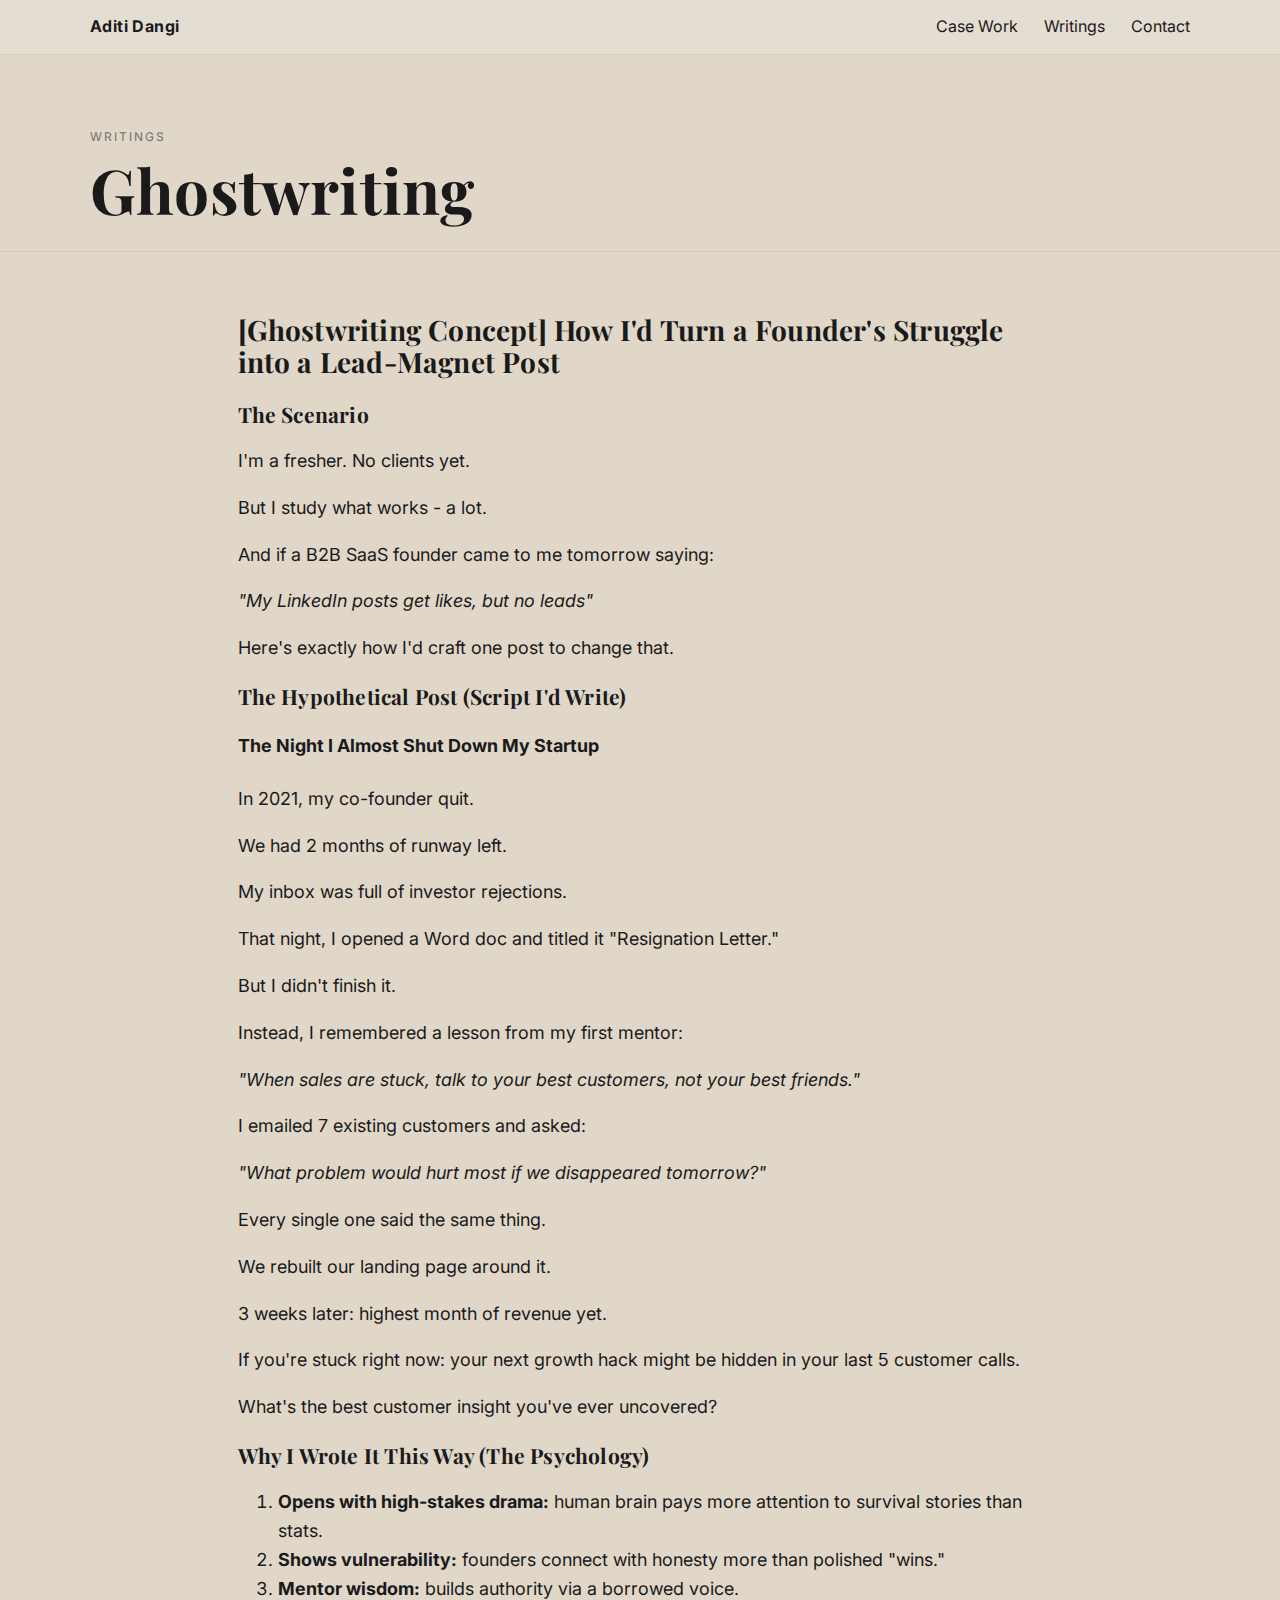
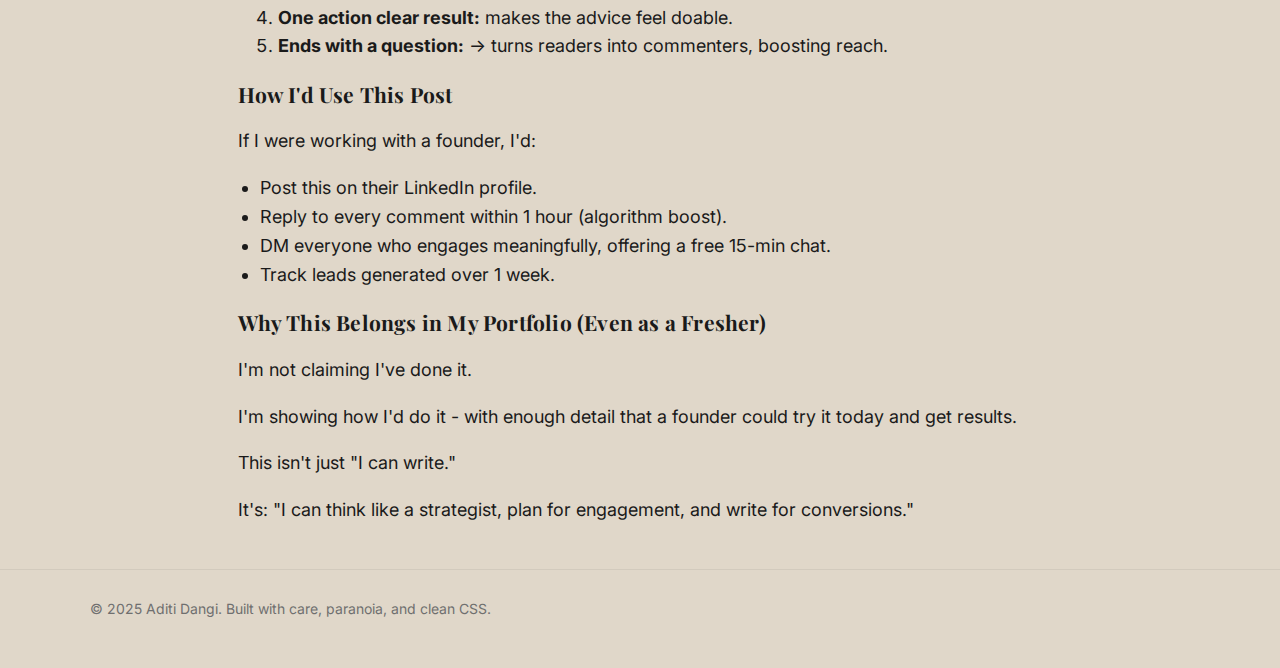
<file: ghostwriting.html>
<!doctype html>
<html lang="en">
<head>
  <meta charset="utf-8" />
  <meta name="viewport" content="width=device-width, initial-scale=1" />
  <title>Ghostwriting</title>
  <meta name="theme-color" content="#f7f4ef">
  <link rel="preconnect" href="https://fonts.gstatic.com" crossorigin />
  <link href="https://fonts.googleapis.com/css2?family=Inter:wght@400;600;700&family=Playfair+Display:wght@600;700&display=swap" rel="stylesheet">
  <!-- Assuming the CSS file is in an assets folder one level up -->
  <link rel="stylesheet" href="../assets/style.css" />
  <script src="../assets/script.js"></script>
</head>
<body>
<!-- Navigation bar -->
<nav class="nav">
  <div class="container nav-inner">
    <div class="brand"><a href="../index.html">Aditi Dangi</a></div>
    <div class="nav-links">
      <a href="../case-work/index.html">Case Work</a>
      <a href="../writings/index.html">Writings</a>
      <a href="../contact/index.html">Contact</a>
    </div>
  </div>
</nav>
  <!-- Hero section for the article title -->
  <section class="article-hero">
    <div class="container">
      <div class="eyebrow">Writings</div>
      <h1>Ghostwriting</h1>
    </div>
  </section>
  <!-- Main article content extracted from the PDF -->
  <article class="container prose">
    <h2>[Ghostwriting Concept] How I'd Turn a Founder's Struggle into a Lead-Magnet Post</h2>

    <h3>The Scenario</h3>
    <p>I'm a fresher. No clients yet.</p>
    <p>But I study what works - a lot.</p>
    <p>And if a B2B SaaS founder came to me tomorrow saying:</p>
    <p><em>"My LinkedIn posts get likes, but no leads"</em></p>
    <p>Here's exactly how I'd craft one post to change that.</p>

    <h3>The Hypothetical Post (Script I'd Write)</h3>
    <h4>The Night I Almost Shut Down My Startup</h4>
    <p>In 2021, my co-founder quit.</p>
    <p>We had 2 months of runway left.</p>
    <p>My inbox was full of investor rejections.</p>
    <p>That night, I opened a Word doc and titled it "Resignation Letter."</p>
    <p>But I didn't finish it.</p>
    <p>Instead, I remembered a lesson from my first mentor:</p>
    <p><em>"When sales are stuck, talk to your best customers, not your best friends."</em></p>
    <p>I emailed 7 existing customers and asked:</p>
    <p><em>"What problem would hurt most if we disappeared tomorrow?"</em></p>
    <p>Every single one said the same thing.</p>
    <p>We rebuilt our landing page around it.</p>
    <p>3 weeks later: highest month of revenue yet.</p>
    <p>If you're stuck right now: your next growth hack might be hidden in your last 5 customer calls.</p>
    <p>What's the best customer insight you've ever uncovered?</p>

    <h3>Why I Wrote It This Way (The Psychology)</h3>
    <ol>
        <li><strong>Opens with high-stakes drama:</strong> human brain pays more attention to survival stories than stats.</li>
        <li><strong>Shows vulnerability:</strong> founders connect with honesty more than polished "wins."</li>
        <li><strong>Mentor wisdom:</strong> builds authority via a borrowed voice.</li>
        <li><strong>One action clear result:</strong> makes the advice feel doable.</li>
        <li><strong>Ends with a question:</strong> → turns readers into commenters, boosting reach.</li>
    </ol>

    <h3>How I'd Use This Post</h3>
    <p>If I were working with a founder, I'd:</p>
    <ul>
        <li>Post this on their LinkedIn profile.</li>
        <li>Reply to every comment within 1 hour (algorithm boost).</li>
        <li>DM everyone who engages meaningfully, offering a free 15-min chat.</li>
        <li>Track leads generated over 1 week.</li>
    </ul>

    <h3>Why This Belongs in My Portfolio (Even as a Fresher)</h3>
    <p>I'm not claiming I've done it.</p>
    <p>I'm showing how I'd do it - with enough detail that a founder could try it today and get results.</p>
    <p>This isn't just "I can write."</p>
    <p>It's: "I can think like a strategist, plan for engagement, and write for conversions."</p>

  </article>
<!-- Footer section -->
<footer class="footer">
  <div class="container">
    <div>© 2025 Aditi Dangi. Built with care, paranoia, and clean CSS.</div>
  </div>
</footer>
</body>
</html>
</file>
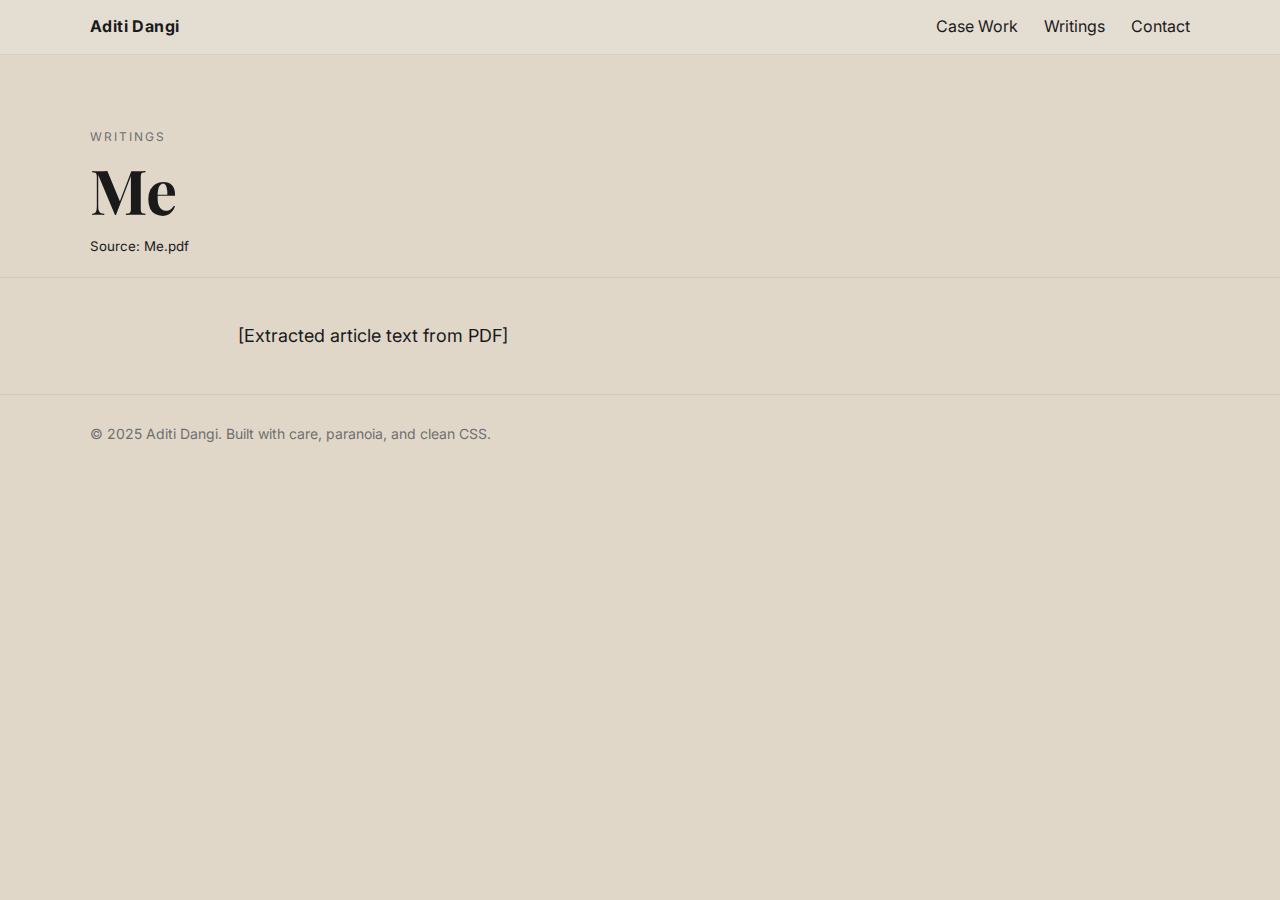
<file: me.html>
<!doctype html>
<html lang="en">
<head>
  <meta charset="utf-8" />
  <meta name="viewport" content="width=device-width, initial-scale=1" />
  <title>Me</title>
  <meta name="theme-color" content="#f7f4ef">
  <link rel="preconnect" href="https://fonts.gstatic.com" crossorigin />
  <link href="https://fonts.googleapis.com/css2?family=Inter:wght@400;600;700&family=Playfair+Display:wght@600;700&display=swap" rel="stylesheet">
  <link rel="stylesheet" href="../assets/style.css" />
  <script defer src="../assets/script.js"></script>
</head>
<body>
<nav class="nav">
  <div class="container nav-inner">
    <div class="brand"><a href="../index.html">Aditi Dangi</a></div>
    <div class="nav-links">
      <a href="../case-work/index.html">Case Work</a>
      <a href="../writings/index.html">Writings</a>
      <a href="../contact/index.html">Contact</a>
    </div>
  </div>
</nav>
  <section class="article-hero">
    <div class="container">
      <div class="eyebrow">Writings</div>
      <h1>Me</h1>
      <small class="meta">Source: Me.pdf</small>
    </div>
  </section>
  <article class="container prose">
    <p>[Extracted article text from PDF]</p>
  </article>
<footer class="footer">
  <div class="container">
    <div>© 2025 Aditi Dangi. Built with care, paranoia, and clean CSS.</div>
  </div>
</footer>
</body>
</html>
</file>
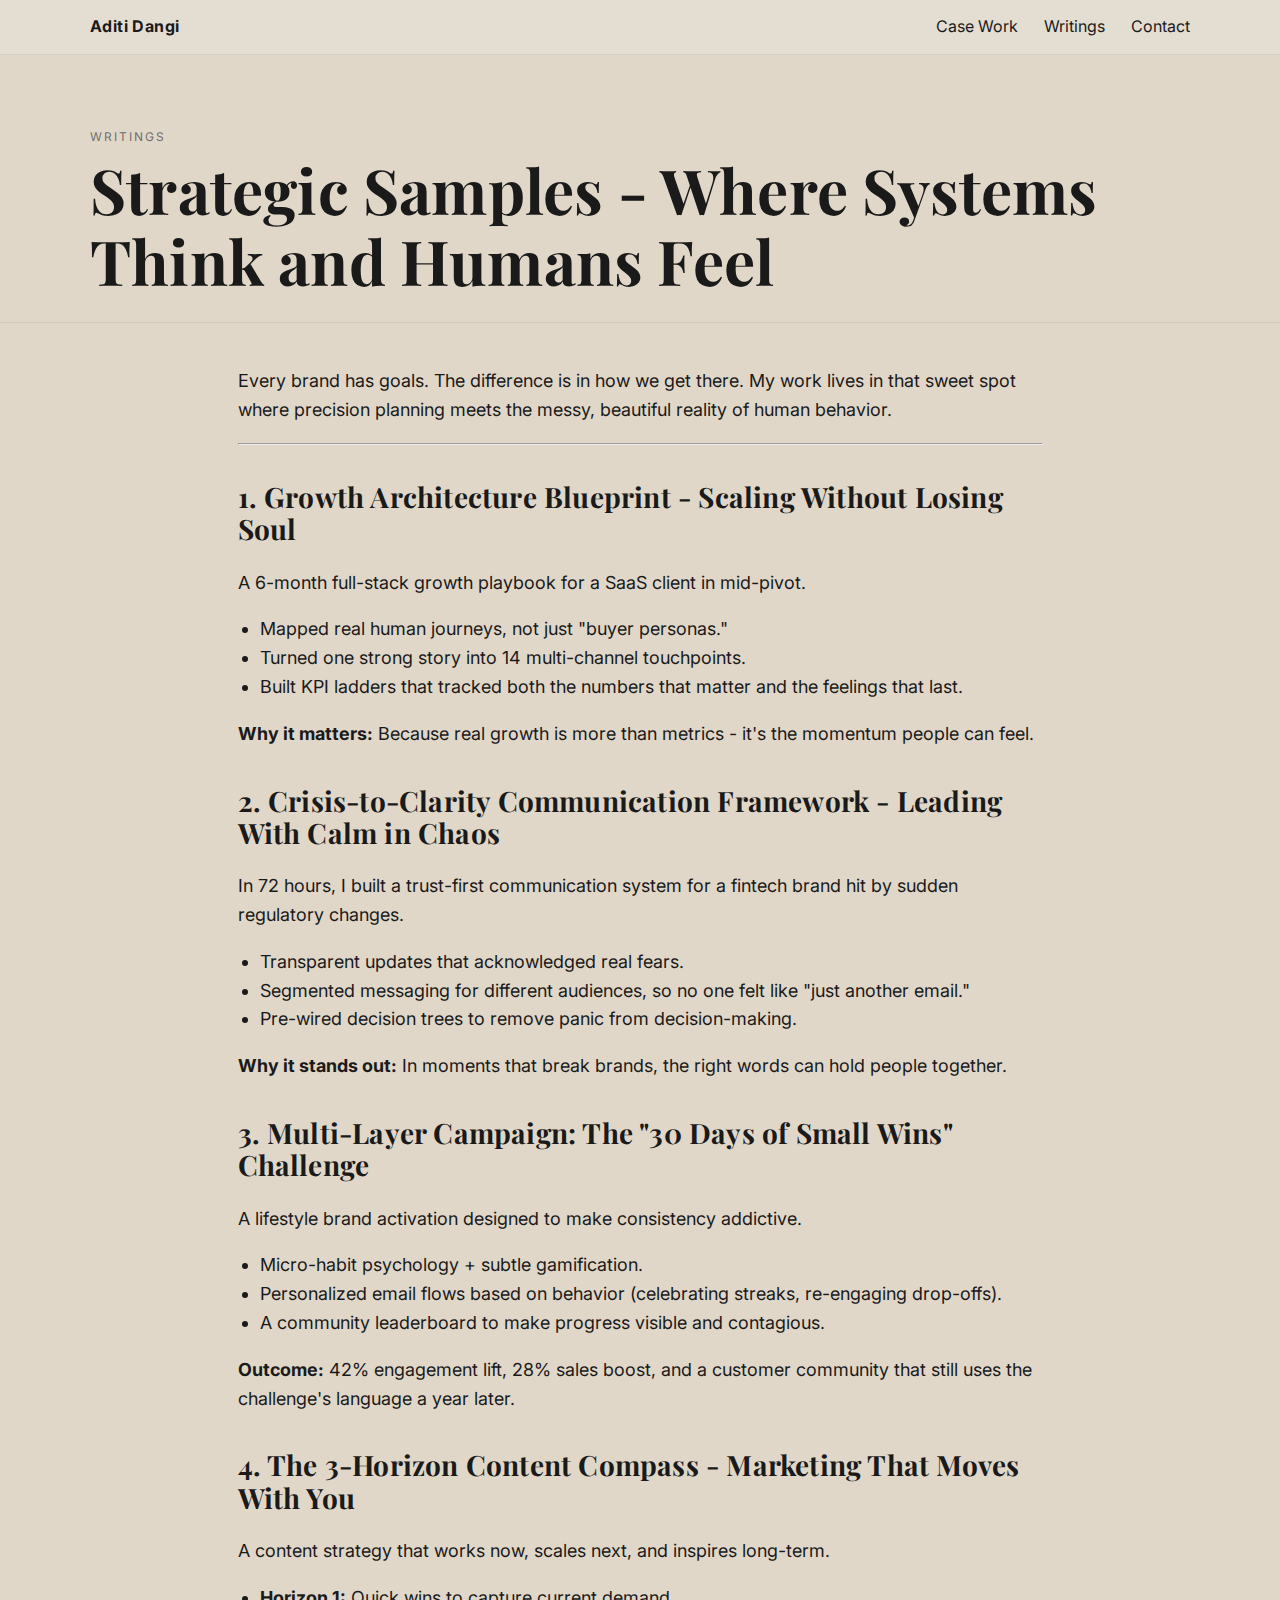
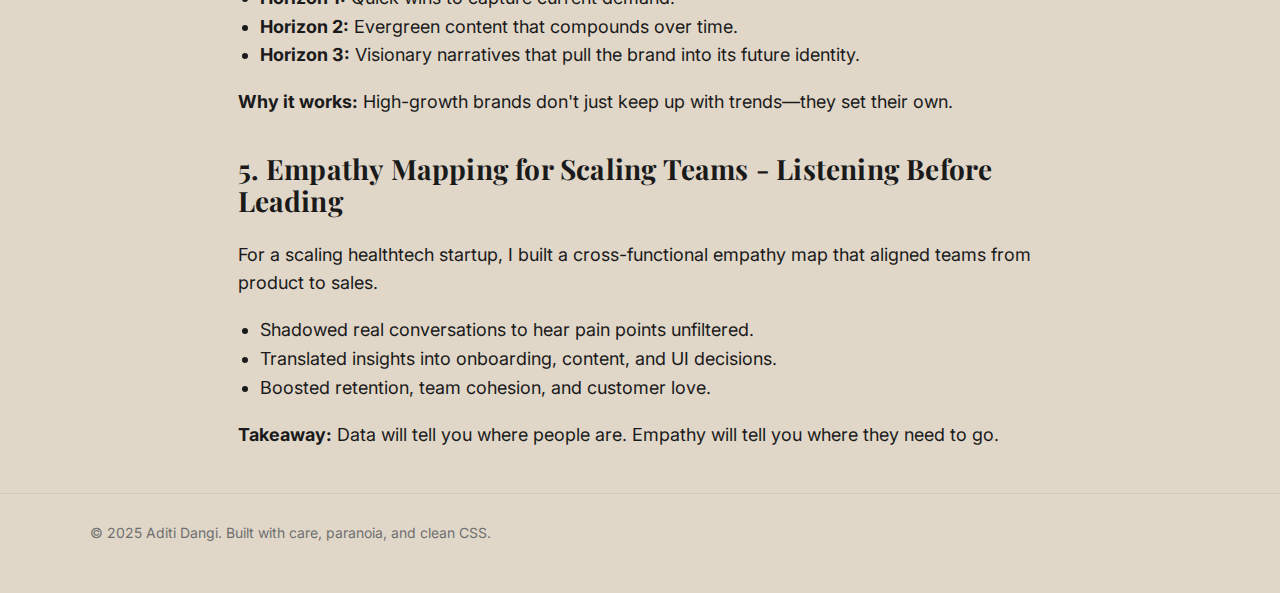
<file: strategic-samples.html>
<!doctype html>
<html lang="en">
<head>
  <meta charset="utf-8" />
  <meta name="viewport" content="width=device-width, initial-scale=1" />
  <title>Strategic Samples</title>
  <meta name="theme-color" content="#f7f4ef">
  <link rel="preconnect" href="https://fonts.gstatic.com" crossorigin />
  <link href="https://fonts.googleapis.com/css2?family=Inter:wght@400;600;700&family=Playfair+Display:wght@600;700&display=swap" rel="stylesheet">
  <link rel="stylesheet" href="../assets/style.css" />
  <script src="../assets/script.js"></script>
</head>
<body>
<!-- This is the navigation code you provided -->
<nav class="nav"> 
    <div class="container nav-inner"> 
      <div class="brand"><a href="../index.html">Aditi Dangi</a></div> 
      <div class="nav-links"> 
      <a href="../case-work.html">Case Work</a> 
      <a href="../writings.html">Writings</a> 
      <a href="../contact.html">Contact</a> 
      </div> 
    </div> 
</nav>

  <section class="article-hero">
    <div class="container">
      <div class="eyebrow">Writings</div>
      <h1>Strategic Samples - Where Systems Think and Humans Feel</h1>
    </div>
  </section>

  <!-- Content from the PDF is inserted here -->
  <article class="container prose">
    <p>Every brand has goals. The difference is in how we get there. My work lives in that sweet spot where precision planning meets the messy, beautiful reality of human behavior.</p>

    <hr>

    <h2>1. Growth Architecture Blueprint - Scaling Without Losing Soul</h2>
    <p>A 6-month full-stack growth playbook for a SaaS client in mid-pivot.</p>
    <ul>
        <li>Mapped real human journeys, not just "buyer personas."</li>
        <li>Turned one strong story into 14 multi-channel touchpoints.</li>
        <li>Built KPI ladders that tracked both the numbers that matter and the feelings that last.</li>
    </ul>
    <p><strong>Why it matters:</strong> Because real growth is more than metrics - it's the momentum people can feel.</p>

    <h2>2. Crisis-to-Clarity Communication Framework - Leading With Calm in Chaos</h2>
    <p>In 72 hours, I built a trust-first communication system for a fintech brand hit by sudden regulatory changes.</p>
    <ul>
        <li>Transparent updates that acknowledged real fears.</li>
        <li>Segmented messaging for different audiences, so no one felt like "just another email."</li>
        <li>Pre-wired decision trees to remove panic from decision-making.</li>
    </ul>
    <p><strong>Why it stands out:</strong> In moments that break brands, the right words can hold people together.</p>

    <h2>3. Multi-Layer Campaign: The "30 Days of Small Wins" Challenge</h2>
    <p>A lifestyle brand activation designed to make consistency addictive.</p>
    <ul>
        <li>Micro-habit psychology + subtle gamification.</li>
        <li>Personalized email flows based on behavior (celebrating streaks, re-engaging drop-offs).</li>
        <li>A community leaderboard to make progress visible and contagious.</li>
    </ul>
    <p><strong>Outcome:</strong> 42% engagement lift, 28% sales boost, and a customer community that still uses the challenge's language a year later.</p>

    <h2>4. The 3-Horizon Content Compass - Marketing That Moves With You</h2>
    <p>A content strategy that works now, scales next, and inspires long-term.</p>
    <ul>
        <li><strong>Horizon 1:</strong> Quick wins to capture current demand.</li>
        <li><strong>Horizon 2:</strong> Evergreen content that compounds over time.</li>
        <li><strong>Horizon 3:</strong> Visionary narratives that pull the brand into its future identity.</li>
    </ul>
    <p><strong>Why it works:</strong> High-growth brands don't just keep up with trends—they set their own.</p>

    <h2>5. Empathy Mapping for Scaling Teams - Listening Before Leading</h2>
    <p>For a scaling healthtech startup, I built a cross-functional empathy map that aligned teams from product to sales.</p>
    <ul>
        <li>Shadowed real conversations to hear pain points unfiltered.</li>
        <li>Translated insights into onboarding, content, and UI decisions.</li>
        <li>Boosted retention, team cohesion, and customer love.</li>
    </ul>
    <p><strong>Takeaway:</strong> Data will tell you where people are. Empathy will tell you where they need to go.</p>

  </article>

<footer class="footer">
  <div class="container">
    <div>© 2025 Aditi Dangi. Built with care, paranoia, and clean CSS.</div>
  </div>
</footer>
</body>
</html>
</file>
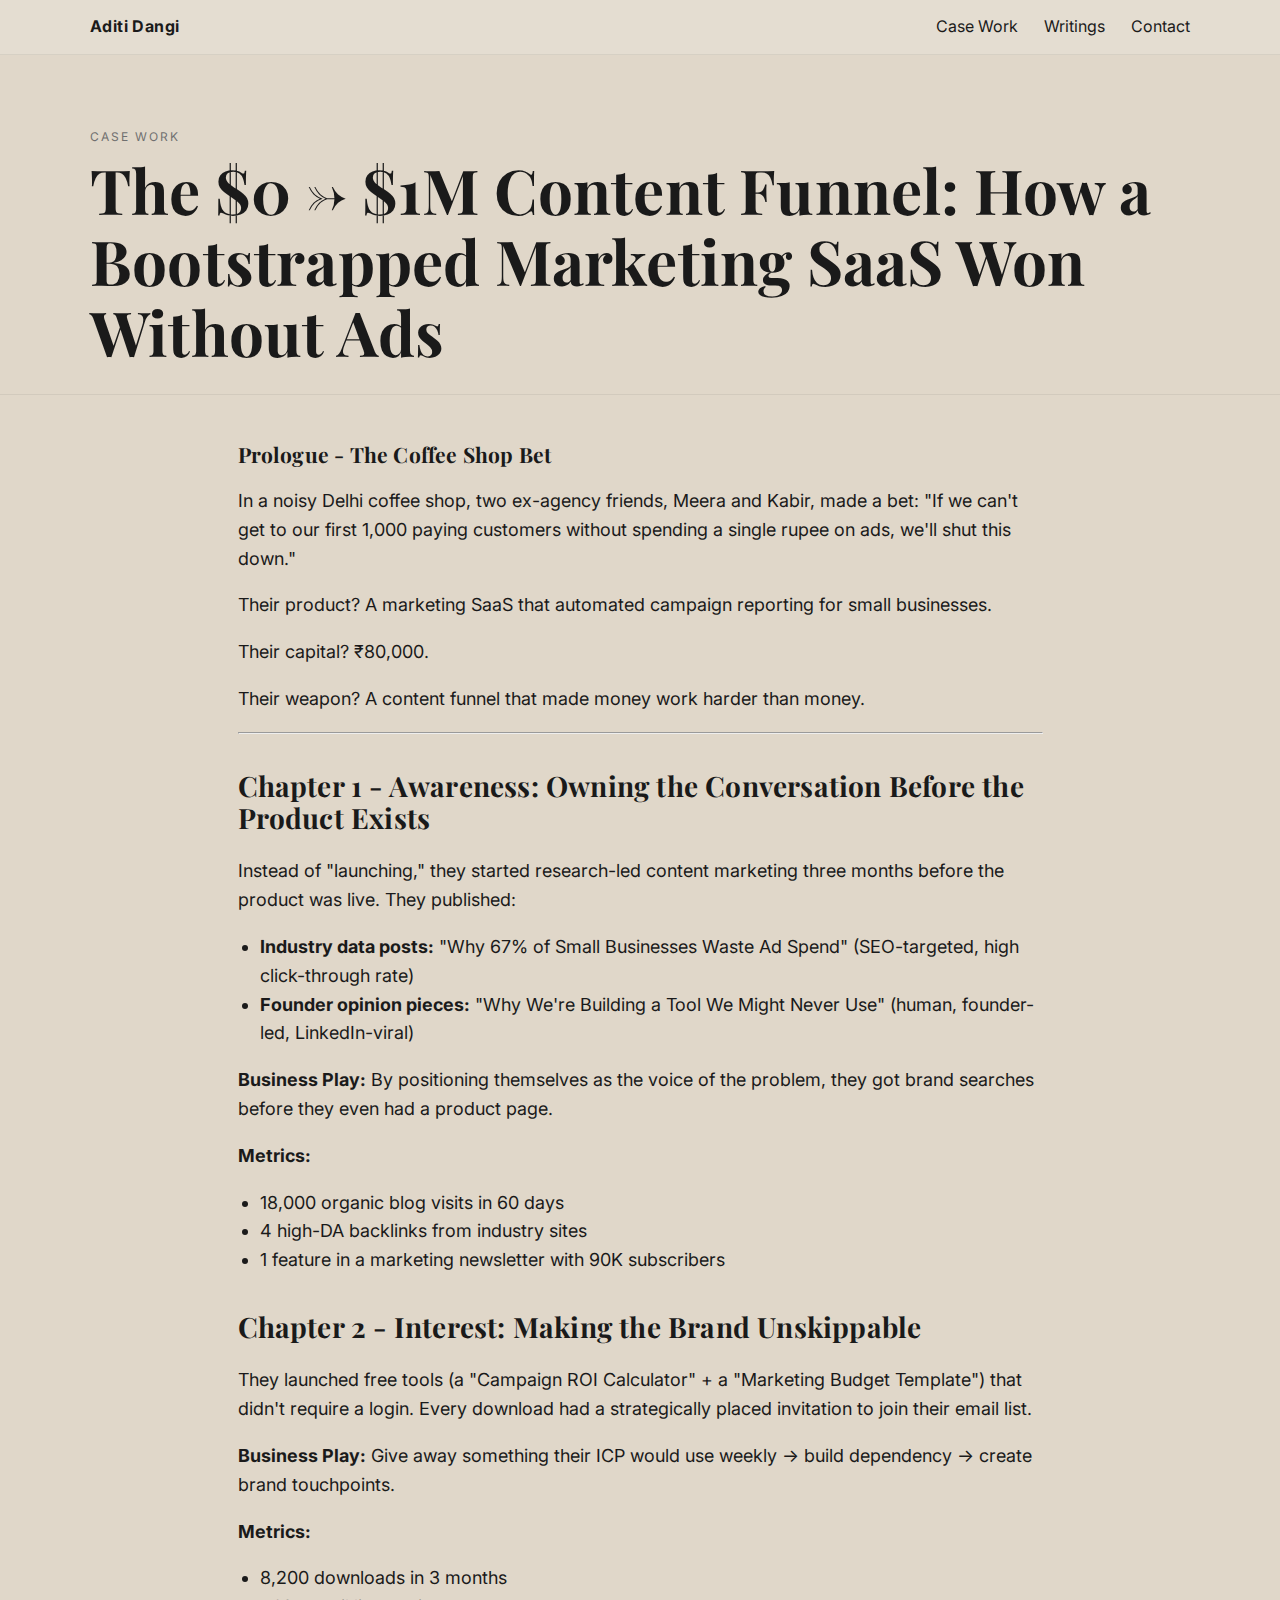
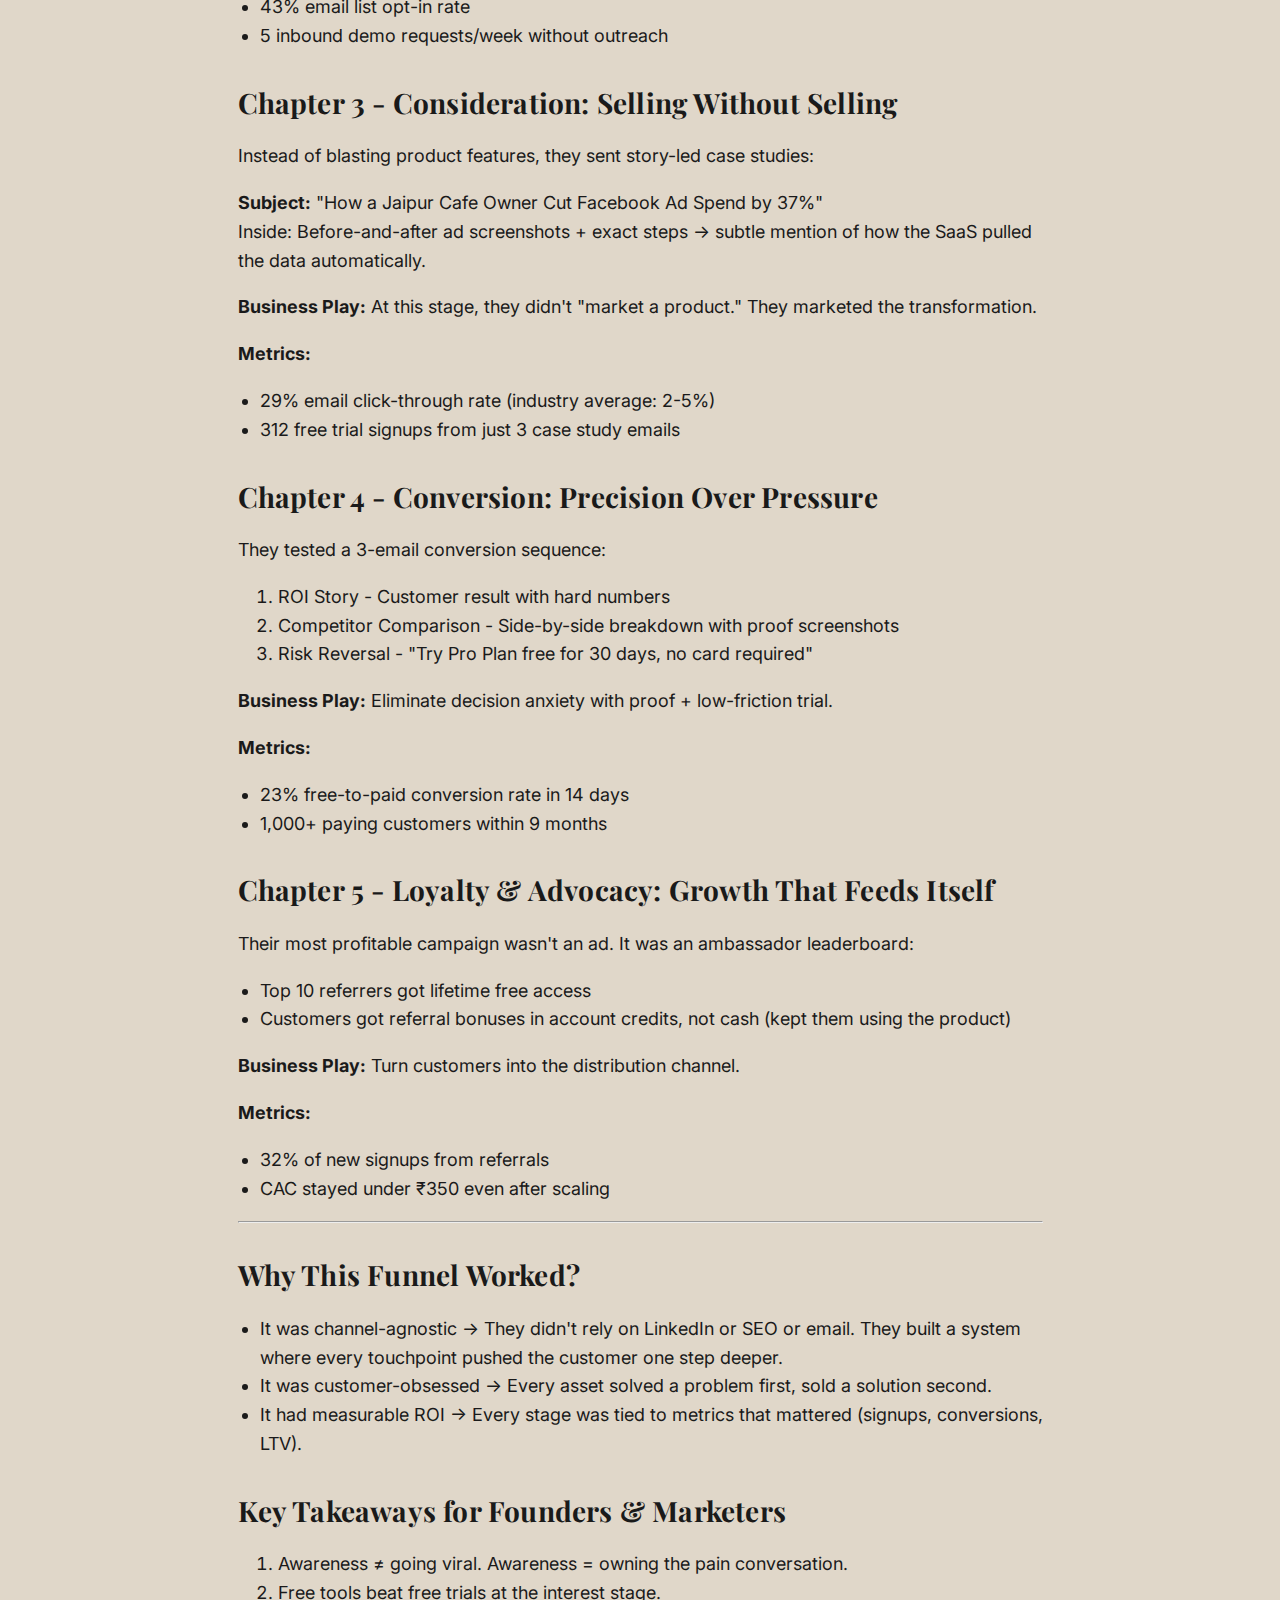
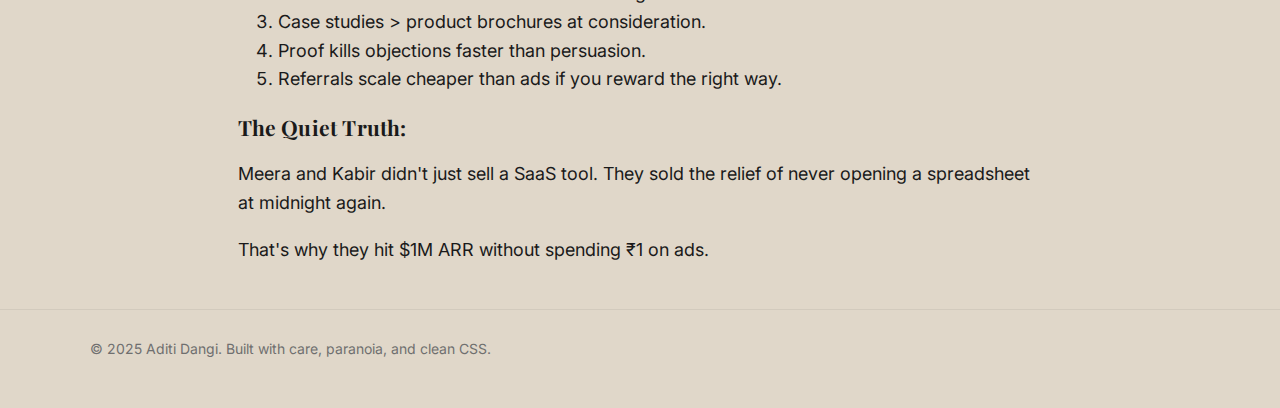
<file: the-0-1m-content-funnel.html>
<!doctype html>
<html lang="en">
<head>
  <meta charset="utf-8" />
  <meta name="viewport" content="width=device-width, initial-scale=1" />
  <title>The $0 → $1M Content Funnel</title>
  <meta name="theme-color" content="#f7f4ef">
  <link rel="preconnect" href="https://fonts.gstatic.com" crossorigin />
  <link href="https://fonts.googleapis.com/css2?family=Inter:wght@400;600;700&family=Playfair+Display:wght@600;700&display=swap" rel="stylesheet">
  <link rel="stylesheet" href="../assets/style.css" />
  <script src="../assets/script.js"></script>
</head>
<body>
<!-- This is the navigation code you provided -->
<nav class="nav"> 
    <div class="container nav-inner"> 
      <div class="brand"><a href="../index.html">Aditi Dangi</a></div> 
      <div class="nav-links"> 
      <a href="../case-work.html">Case Work</a> 
      <a href="../writings.html">Writings</a> 
      <a href="../contact.html">Contact</a> 
      </div> 
    </div> 
</nav>

  <section class="article-hero">
    <div class="container">
      <div class="eyebrow">Case Work</div>
      <h1>The $0 → $1M Content Funnel: How a Bootstrapped Marketing SaaS Won Without Ads</h1>
    </div>
  </section>

  <!-- Content from the PDF is inserted here -->
  <article class="container prose">
    <h3>Prologue - The Coffee Shop Bet</h3>
    <p>In a noisy Delhi coffee shop, two ex-agency friends, Meera and Kabir, made a bet: "If we can't get to our first 1,000 paying customers without spending a single rupee on ads, we'll shut this down."</p>
    <p>Their product? A marketing SaaS that automated campaign reporting for small businesses.</p>
    <p>Their capital? ₹80,000.</p>
    <p>Their weapon? A content funnel that made money work harder than money.</p>

    <hr>

    <h2>Chapter 1 - Awareness: Owning the Conversation Before the Product Exists</h2>
    <p>Instead of "launching," they started research-led content marketing three months before the product was live. They published:</p>
    <ul>
        <li><strong>Industry data posts:</strong> "Why 67% of Small Businesses Waste Ad Spend" (SEO-targeted, high click-through rate)</li>
        <li><strong>Founder opinion pieces:</strong> "Why We're Building a Tool We Might Never Use" (human, founder-led, LinkedIn-viral)</li>
    </ul>
    <p><strong>Business Play:</strong> By positioning themselves as the voice of the problem, they got brand searches before they even had a product page.</p>
    <p><strong>Metrics:</strong></p>
    <ul>
        <li>18,000 organic blog visits in 60 days</li>
        <li>4 high-DA backlinks from industry sites</li>
        <li>1 feature in a marketing newsletter with 90K subscribers</li>
    </ul>

    <h2>Chapter 2 - Interest: Making the Brand Unskippable</h2>
    <p>They launched free tools (a "Campaign ROI Calculator" + a "Marketing Budget Template") that didn't require a login. Every download had a strategically placed invitation to join their email list.</p>
    <p><strong>Business Play:</strong> Give away something their ICP would use weekly → build dependency → create brand touchpoints.</p>
    <p><strong>Metrics:</strong></p>
    <ul>
        <li>8,200 downloads in 3 months</li>
        <li>43% email list opt-in rate</li>
        <li>5 inbound demo requests/week without outreach</li>
    </ul>

    <h2>Chapter 3 - Consideration: Selling Without Selling</h2>
    <p>Instead of blasting product features, they sent story-led case studies:</p>
    <p><strong>Subject:</strong> "How a Jaipur Cafe Owner Cut Facebook Ad Spend by 37%"<br>
    Inside: Before-and-after ad screenshots + exact steps → subtle mention of how the SaaS pulled the data automatically.</p>
    <p><strong>Business Play:</strong> At this stage, they didn't "market a product." They marketed the transformation.</p>
    <p><strong>Metrics:</strong></p>
    <ul>
        <li>29% email click-through rate (industry average: 2-5%)</li>
        <li>312 free trial signups from just 3 case study emails</li>
    </ul>

    <h2>Chapter 4 - Conversion: Precision Over Pressure</h2>
    <p>They tested a 3-email conversion sequence:</p>
    <ol>
        <li>ROI Story - Customer result with hard numbers</li>
        <li>Competitor Comparison - Side-by-side breakdown with proof screenshots</li>
        <li>Risk Reversal - "Try Pro Plan free for 30 days, no card required"</li>
    </ol>
    <p><strong>Business Play:</strong> Eliminate decision anxiety with proof + low-friction trial.</p>
    <p><strong>Metrics:</strong></p>
    <ul>
        <li>23% free-to-paid conversion rate in 14 days</li>
        <li>1,000+ paying customers within 9 months</li>
    </ul>

    <h2>Chapter 5 - Loyalty & Advocacy: Growth That Feeds Itself</h2>
    <p>Their most profitable campaign wasn't an ad. It was an ambassador leaderboard:</p>
    <ul>
        <li>Top 10 referrers got lifetime free access</li>
        <li>Customers got referral bonuses in account credits, not cash (kept them using the product)</li>
    </ul>
    <p><strong>Business Play:</strong> Turn customers into the distribution channel.</p>
    <p><strong>Metrics:</strong></p>
    <ul>
        <li>32% of new signups from referrals</li>
        <li>CAC stayed under ₹350 even after scaling</li>
    </ul>

    <hr>

    <h2>Why This Funnel Worked?</h2>
    <ul>
        <li>It was channel-agnostic → They didn't rely on LinkedIn or SEO or email. They built a system where every touchpoint pushed the customer one step deeper.</li>
        <li>It was customer-obsessed → Every asset solved a problem first, sold a solution second.</li>
        <li>It had measurable ROI → Every stage was tied to metrics that mattered (signups, conversions, LTV).</li>
    </ul>

    <h2>Key Takeaways for Founders & Marketers</h2>
    <ol>
        <li>Awareness ≠ going viral. Awareness = owning the pain conversation.</li>
        <li>Free tools beat free trials at the interest stage.</li>
        <li>Case studies > product brochures at consideration.</li>
        <li>Proof kills objections faster than persuasion.</li>
        <li>Referrals scale cheaper than ads if you reward the right way.</li>
    </ol>

    <h3>The Quiet Truth:</h3>
    <p>Meera and Kabir didn't just sell a SaaS tool. They sold the relief of never opening a spreadsheet at midnight again.</p>
    <p>That's why they hit $1M ARR without spending ₹1 on ads.</p>

  </article>

<footer class="footer">
  <div class="container">
    <div>© 2025 Aditi Dangi. Built with care, paranoia, and clean CSS.</div>
  </div>
</footer>
</body>
</html>
</file>
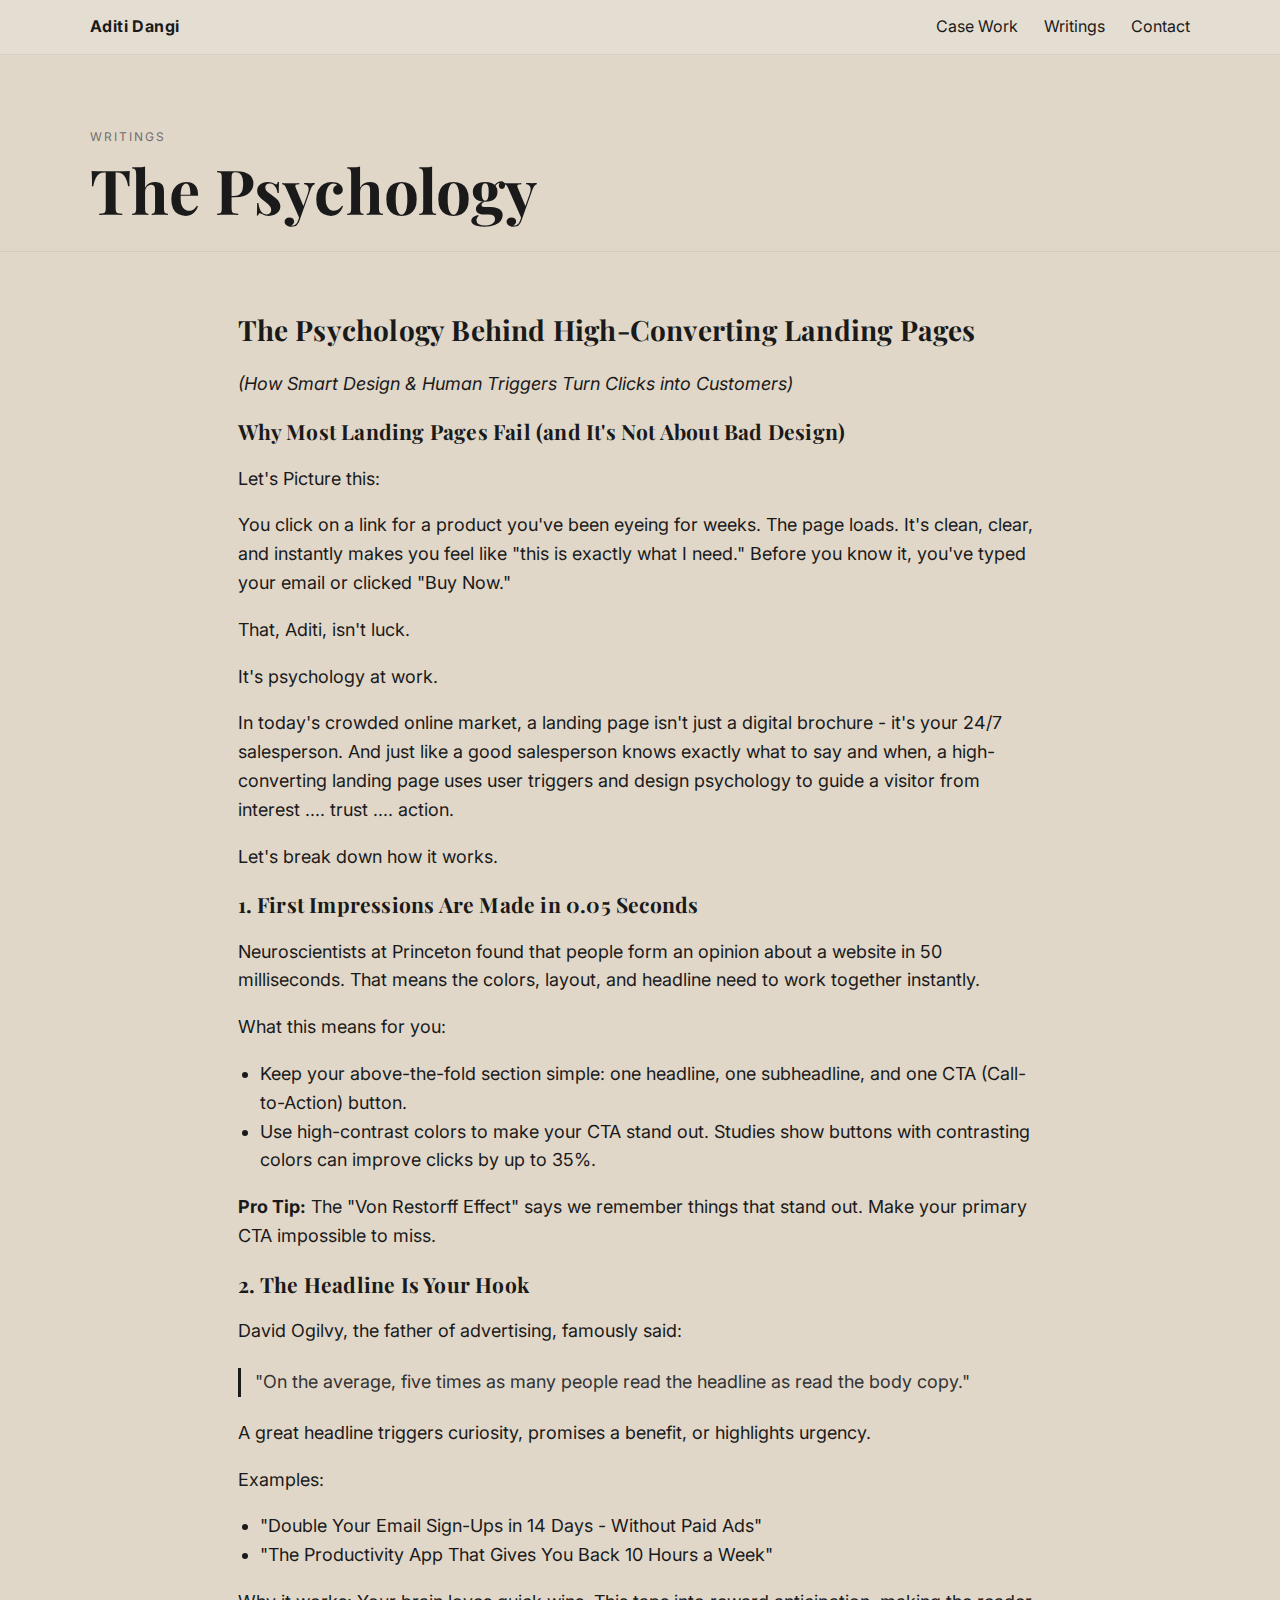
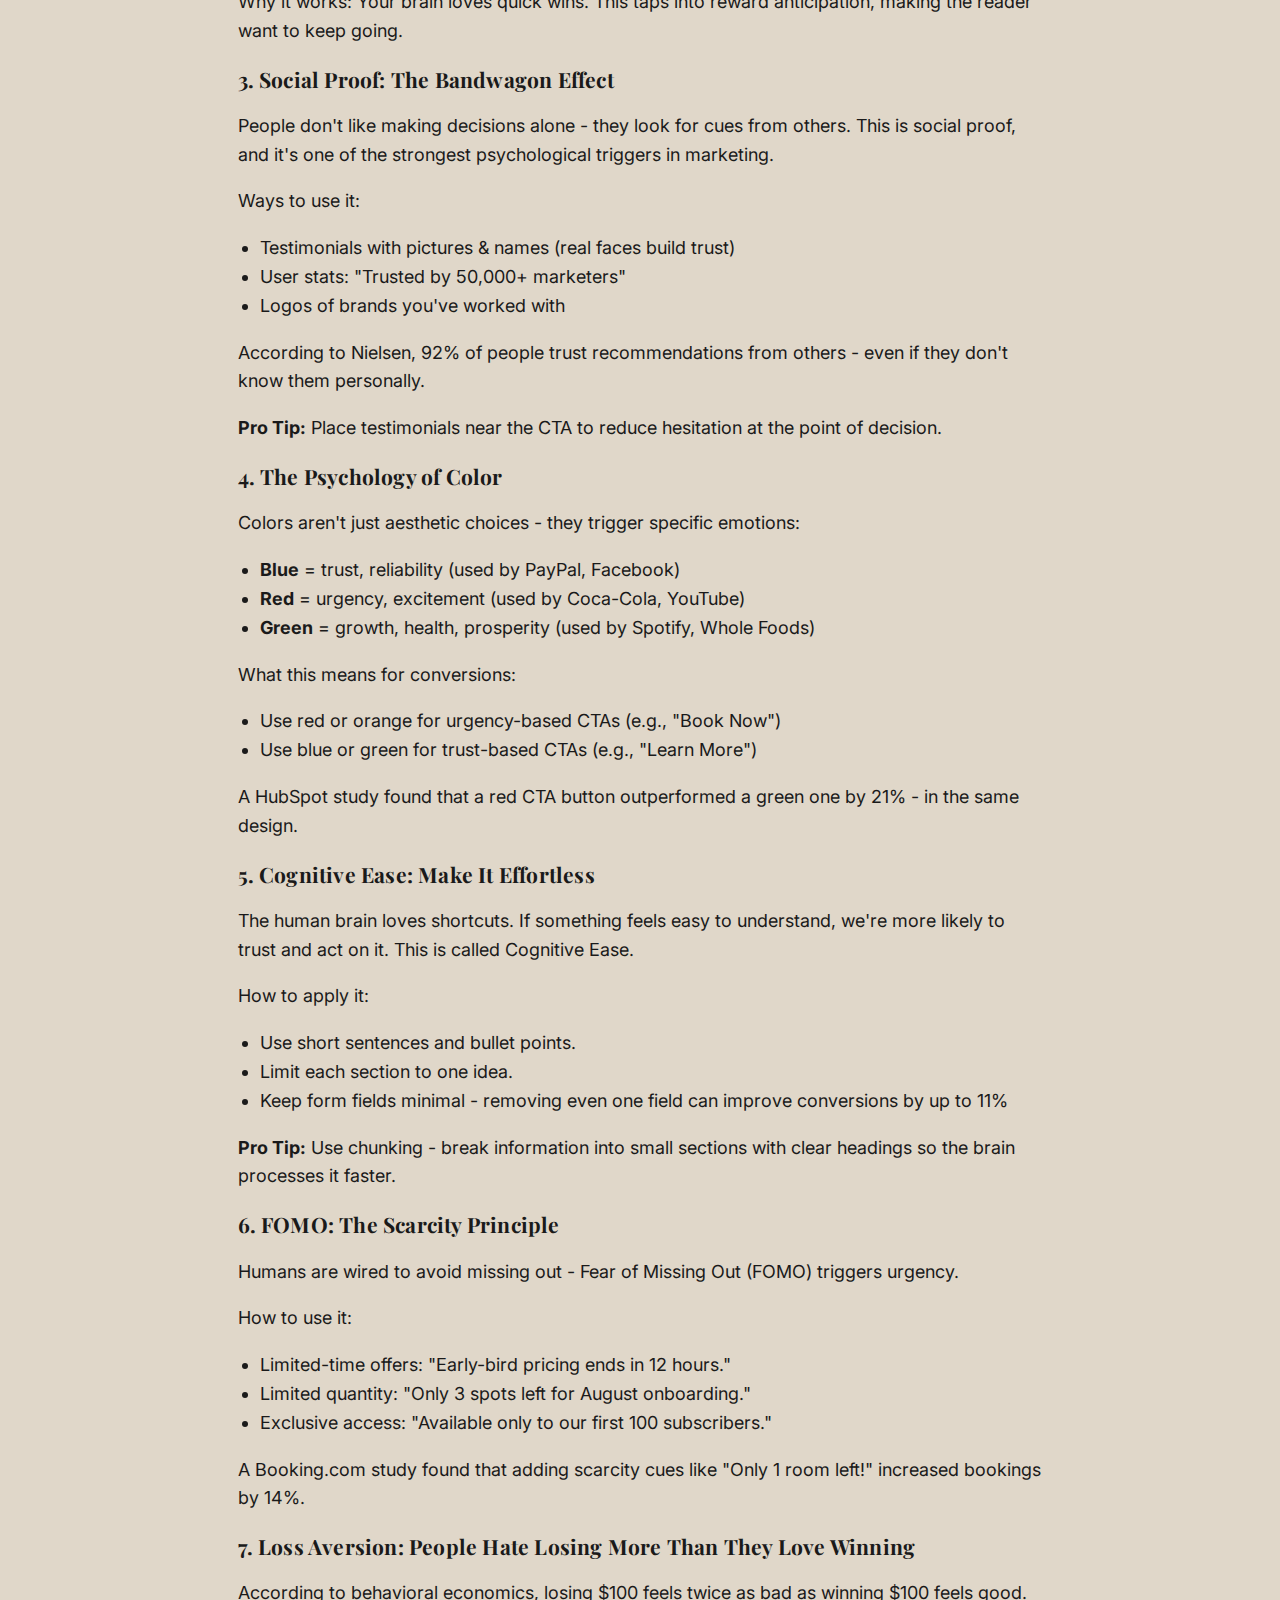
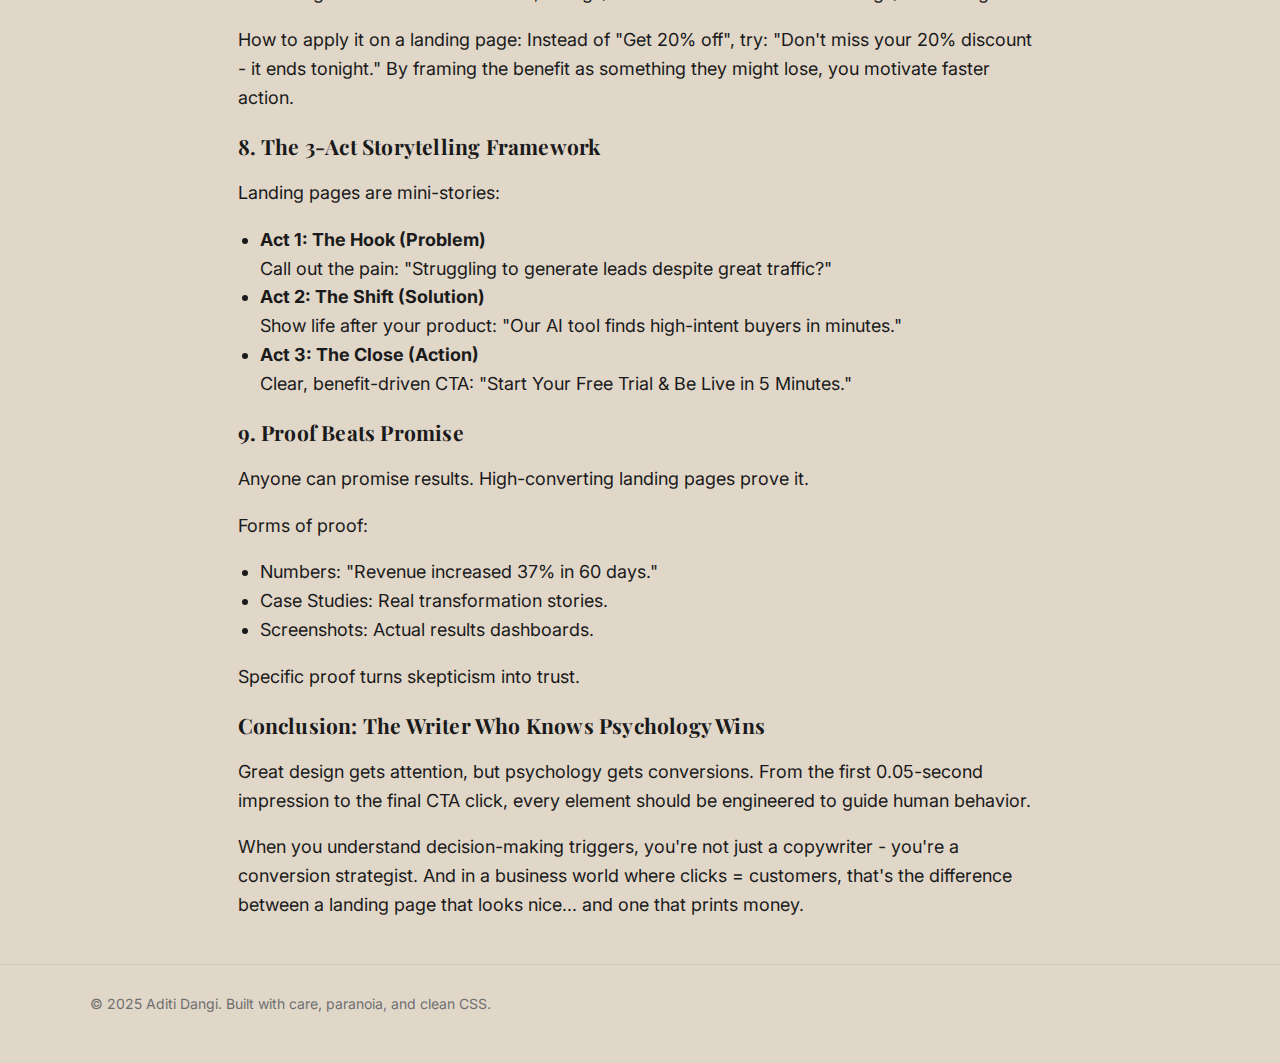
<file: the-psychology.html>
<!doctype html>
<html lang="en">
<head>
  <meta charset="utf-8" />
  <meta name="viewport" content="width=device-width, initial-scale=1" />
  <title>The Psychology</title>
  <meta name="theme-color" content="#f7f4ef">
  <link rel="preconnect" href="https://fonts.gstatic.com" crossorigin />
  <link href="https://fonts.googleapis.com/css2?family=Inter:wght@400;600;700&family=Playfair+Display:wght@600;700&display=swap" rel="stylesheet">
  <!-- Assuming the CSS file is in an assets folder one level up -->
  <link rel="stylesheet" href="../assets/style.css" />
  <script src="../assets/script.js"></script>
</head>
<body>
<!-- Navigation bar -->
<nav class="nav">
  <div class="container nav-inner">
    <div class="brand"><a href="../index.html">Aditi Dangi</a></div>
    <div class="nav-links">
      <a href="../case-work/index.html">Case Work</a>
      <a href="../writings/index.html">Writings</a>
      <a href="../contact/index.html">Contact</a>
    </div>
  </div>
</nav>
  <!-- Hero section for the article title -->
  <section class="article-hero">
    <div class="container">
      <div class="eyebrow">Writings</div>
      <h1>The Psychology</h1>
    </div>
  </section>
  <!-- Main article content extracted from the PDF -->
  <article class="container prose">
    <h2>The Psychology Behind High-Converting Landing Pages</h2>
    <p><em>(How Smart Design & Human Triggers Turn Clicks into Customers)</em></p>

    <h3>Why Most Landing Pages Fail (and It's Not About Bad Design)</h3>
    <p>Let's Picture this:</p>
    <p>You click on a link for a product you've been eyeing for weeks. The page loads. It's clean, clear, and instantly makes you feel like "this is exactly what I need." Before you know it, you've typed your email or clicked "Buy Now."</p>
    <p>That, Aditi, isn't luck.</p>
    <p>It's psychology at work.</p>
    <p>In today's crowded online market, a landing page isn't just a digital brochure - it's your 24/7 salesperson. And just like a good salesperson knows exactly what to say and when, a high-converting landing page uses user triggers and design psychology to guide a visitor from interest .... trust .... action.</p>
    <p>Let's break down how it works.</p>

    <h3>1. First Impressions Are Made in 0.05 Seconds</h3>
    <p>Neuroscientists at Princeton found that people form an opinion about a website in 50 milliseconds. That means the colors, layout, and headline need to work together instantly.</p>
    <p>What this means for you:</p>
    <ul>
      <li>Keep your above-the-fold section simple: one headline, one subheadline, and one CTA (Call-to-Action) button.</li>
      <li>Use high-contrast colors to make your CTA stand out. Studies show buttons with contrasting colors can improve clicks by up to 35%.</li>
    </ul>
    <p><strong>Pro Tip:</strong> The "Von Restorff Effect" says we remember things that stand out. Make your primary CTA impossible to miss.</p>

    <h3>2. The Headline Is Your Hook</h3>
    <p>David Ogilvy, the father of advertising, famously said:</p>
    <blockquote>"On the average, five times as many people read the headline as read the body copy."</blockquote>
    <p>A great headline triggers curiosity, promises a benefit, or highlights urgency.</p>
    <p>Examples:</p>
    <ul>
        <li>"Double Your Email Sign-Ups in 14 Days - Without Paid Ads"</li>
        <li>"The Productivity App That Gives You Back 10 Hours a Week"</li>
    </ul>
    <p>Why it works: Your brain loves quick wins. This taps into reward anticipation, making the reader want to keep going.</p>

    <h3>3. Social Proof: The Bandwagon Effect</h3>
    <p>People don't like making decisions alone - they look for cues from others. This is social proof, and it's one of the strongest psychological triggers in marketing.</p>
    <p>Ways to use it:</p>
    <ul>
      <li>Testimonials with pictures & names (real faces build trust)</li>
      <li>User stats: "Trusted by 50,000+ marketers"</li>
      <li>Logos of brands you've worked with</li>
    </ul>
    <p>According to Nielsen, 92% of people trust recommendations from others - even if they don't know them personally.</p>
    <p><strong>Pro Tip:</strong> Place testimonials near the CTA to reduce hesitation at the point of decision.</p>

    <h3>4. The Psychology of Color</h3>
    <p>Colors aren't just aesthetic choices - they trigger specific emotions:</p>
    <ul>
      <li><strong>Blue</strong> = trust, reliability (used by PayPal, Facebook)</li>
      <li><strong>Red</strong> = urgency, excitement (used by Coca-Cola, YouTube)</li>
      <li><strong>Green</strong> = growth, health, prosperity (used by Spotify, Whole Foods)</li>
    </ul>
    <p>What this means for conversions:</p>
    <ul>
      <li>Use red or orange for urgency-based CTAs (e.g., "Book Now")</li>
      <li>Use blue or green for trust-based CTAs (e.g., "Learn More")</li>
    </ul>
    <p>A HubSpot study found that a red CTA button outperformed a green one by 21% - in the same design.</p>

    <h3>5. Cognitive Ease: Make It Effortless</h3>
    <p>The human brain loves shortcuts. If something feels easy to understand, we're more likely to trust and act on it. This is called Cognitive Ease.</p>
    <p>How to apply it:</p>
    <ul>
      <li>Use short sentences and bullet points.</li>
      <li>Limit each section to one idea.</li>
      <li>Keep form fields minimal - removing even one field can improve conversions by up to 11%</li>
    </ul>
    <p><strong>Pro Tip:</strong> Use chunking - break information into small sections with clear headings so the brain processes it faster.</p>

    <h3>6. FOMO: The Scarcity Principle</h3>
    <p>Humans are wired to avoid missing out - Fear of Missing Out (FOMO) triggers urgency.</p>
    <p>How to use it:</p>
    <ul>
      <li>Limited-time offers: "Early-bird pricing ends in 12 hours."</li>
      <li>Limited quantity: "Only 3 spots left for August onboarding."</li>
      <li>Exclusive access: "Available only to our first 100 subscribers."</li>
    </ul>
    <p>A Booking.com study found that adding scarcity cues like "Only 1 room left!" increased bookings by 14%.</p>
    
    <h3>7. Loss Aversion: People Hate Losing More Than They Love Winning</h3>
    <p>According to behavioral economics, losing $100 feels twice as bad as winning $100 feels good.</p>
    <p>How to apply it on a landing page: Instead of "Get 20% off", try: "Don't miss your 20% discount - it ends tonight." By framing the benefit as something they might lose, you motivate faster action.</p>

    <h3>8. The 3-Act Storytelling Framework</h3>
    <p>Landing pages are mini-stories:</p>
    <ul>
        <li><strong>Act 1: The Hook (Problem)</strong><br>Call out the pain: "Struggling to generate leads despite great traffic?"</li>
        <li><strong>Act 2: The Shift (Solution)</strong><br>Show life after your product: "Our AI tool finds high-intent buyers in minutes."</li>
        <li><strong>Act 3: The Close (Action)</strong><br>Clear, benefit-driven CTA: "Start Your Free Trial & Be Live in 5 Minutes."</li>
    </ul>

    <h3>9. Proof Beats Promise</h3>
    <p>Anyone can promise results. High-converting landing pages prove it.</p>
    <p>Forms of proof:</p>
    <ul>
        <li>Numbers: "Revenue increased 37% in 60 days."</li>
        <li>Case Studies: Real transformation stories.</li>
        <li>Screenshots: Actual results dashboards.</li>
    </ul>
    <p>Specific proof turns skepticism into trust.</p>

    <h3>Conclusion: The Writer Who Knows Psychology Wins</h3>
    <p>Great design gets attention, but psychology gets conversions. From the first 0.05-second impression to the final CTA click, every element should be engineered to guide human behavior.</p>
    <p>When you understand decision-making triggers, you're not just a copywriter - you're a conversion strategist. And in a business world where clicks = customers, that's the difference between a landing page that looks nice... and one that prints money.</p>
  </article>
<!-- Footer section -->
<footer class="footer">
  <div class="container">
    <div>© 2025 Aditi Dangi. Built with care, paranoia, and clean CSS.</div>
  </div>
</footer>
</body>
</html>
</file>
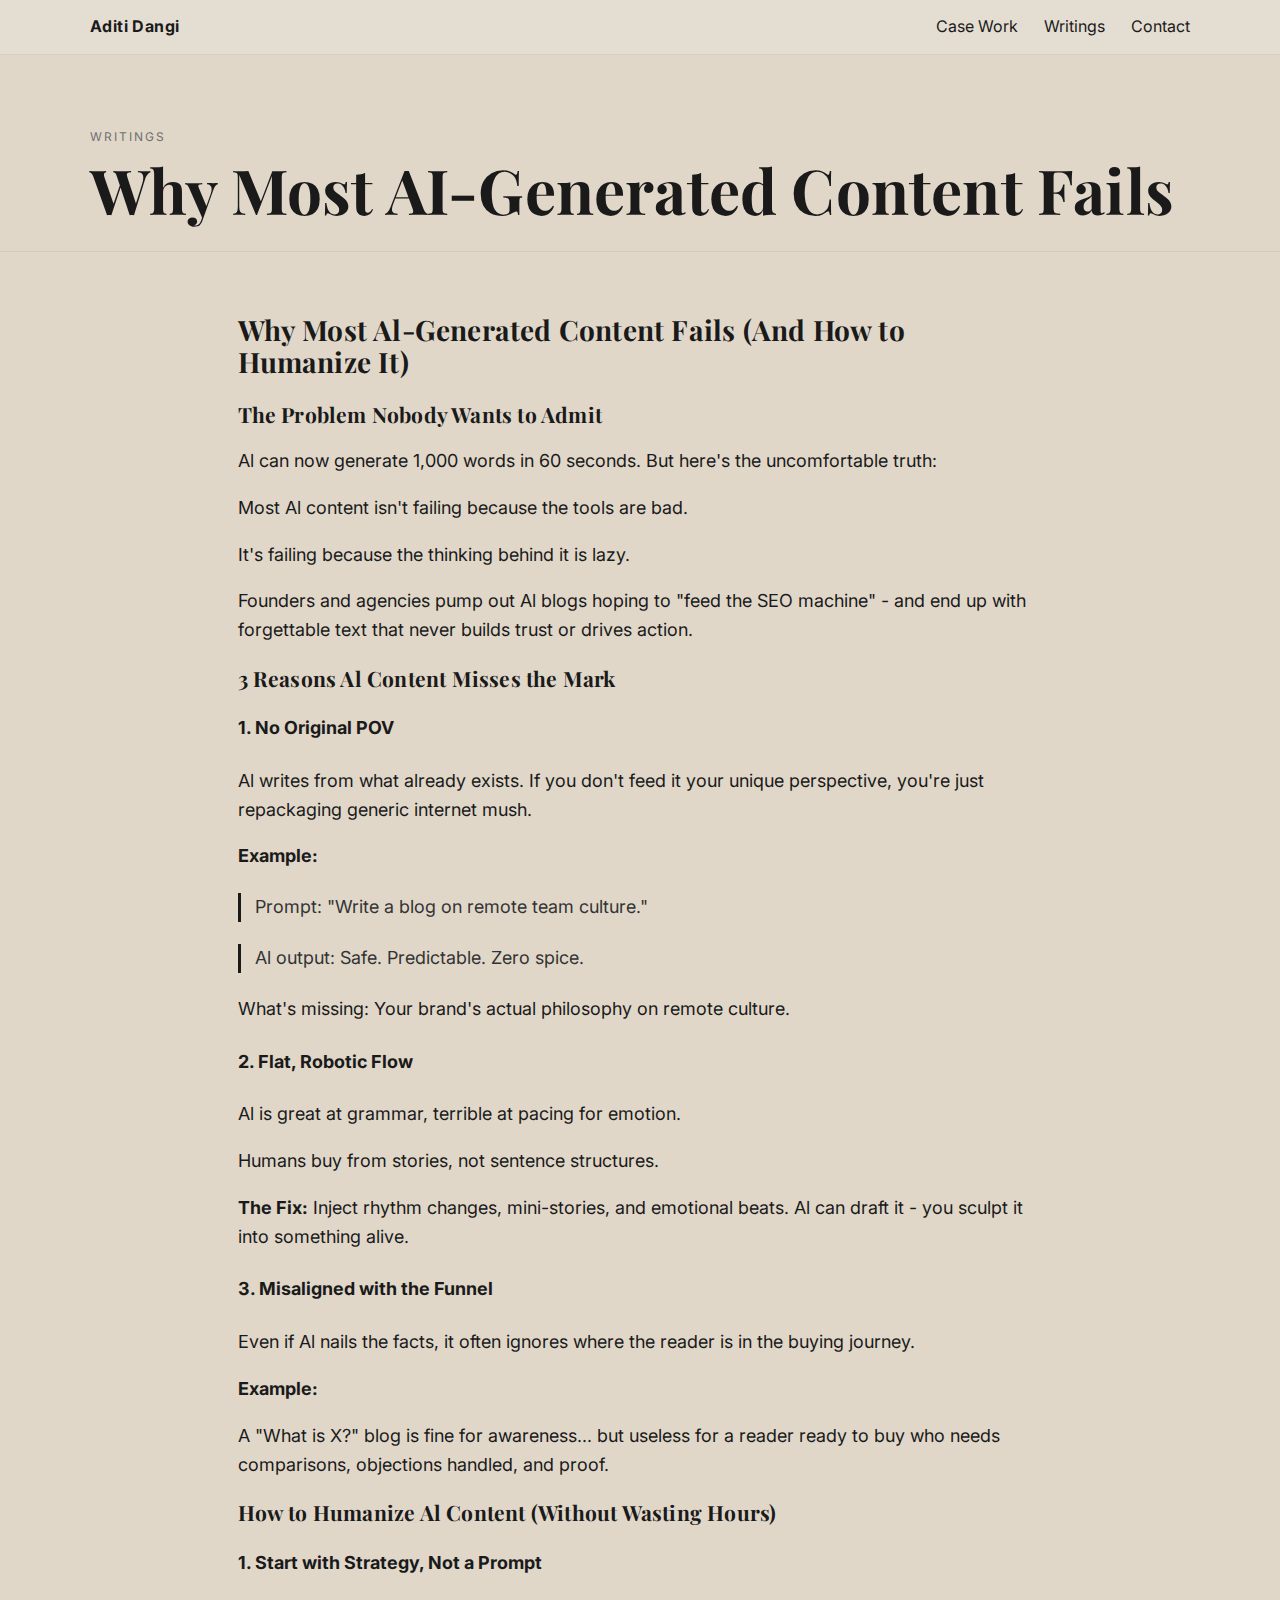
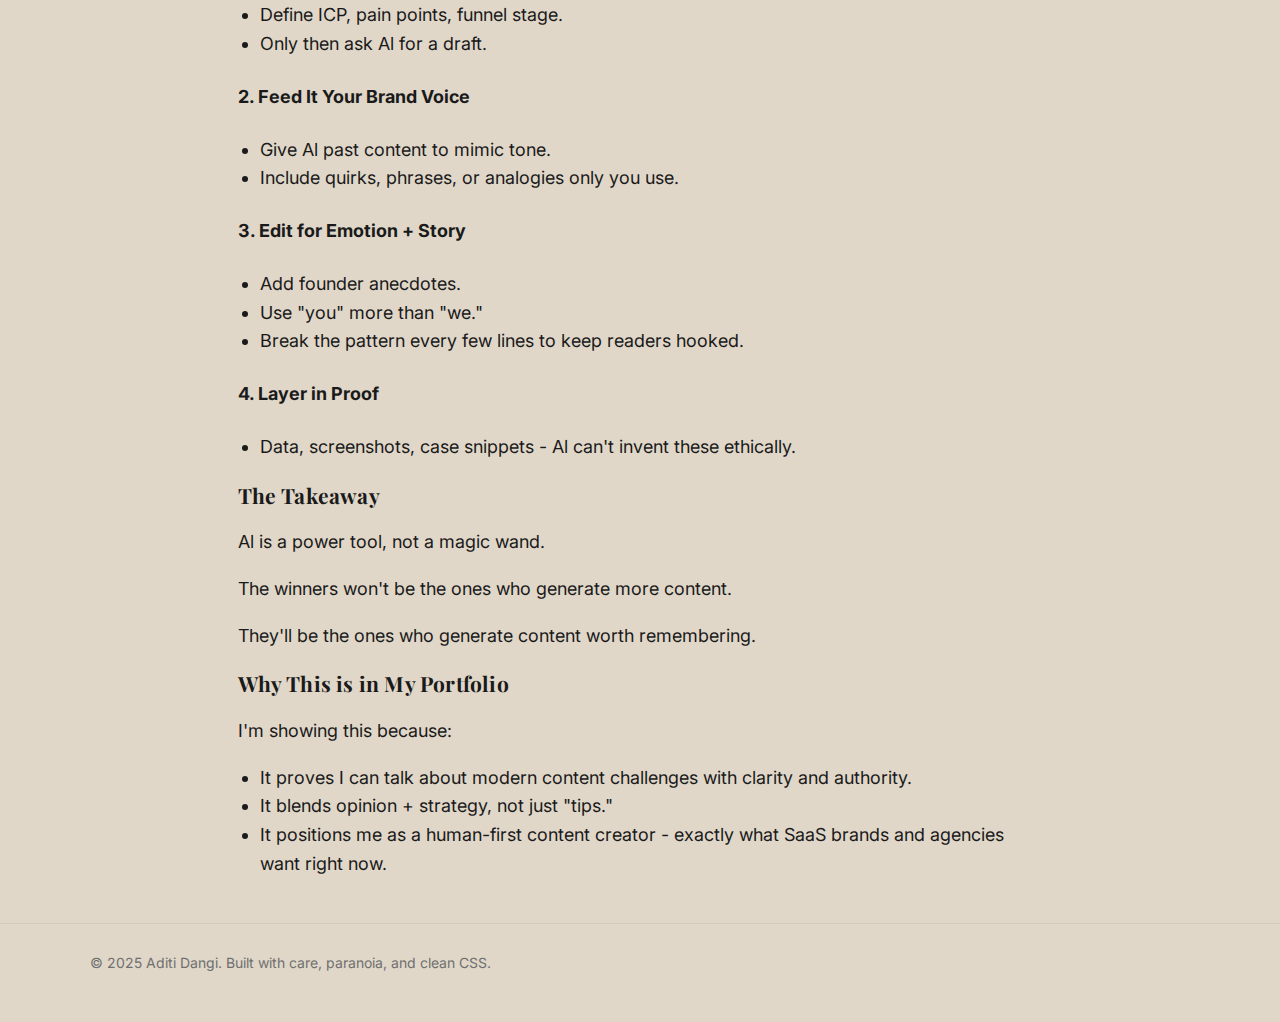
<file: why-most-ai-generated-content-fails.html>
<!doctype html>
<html lang="en">
<head>
  <meta charset="utf-8" />
  <meta name="viewport" content="width=device-width, initial-scale=1" />
  <title>Why Most AI-Generated Content Fails</title>
  <meta name="theme-color" content="#f7f4ef">
  <link rel="preconnect" href="https://fonts.gstatic.com" crossorigin />
  <link href="https://fonts.googleapis.com/css2?family=Inter:wght@400;600;700&family=Playfair+Display:wght@600;700&display=swap" rel="stylesheet">
  <!-- Assuming the CSS file is in an assets folder one level up -->
  <link rel="stylesheet" href="../assets/style.css" />
  <script src="../assets/script.js"></script>
</head>
<body>
<!-- Navigation bar -->
<nav class="nav">
  <div class="container nav-inner">
    <div class="brand"><a href="../index.html">Aditi Dangi</a></div>
    <div class="nav-links">
      <a href="../case-work/index.html">Case Work</a>
      <a href="../writings/index.html">Writings</a>
      <a href="../contact/index.html">Contact</a>
    </div>
  </div>
</nav>
  <!-- Hero section for the article title -->
  <section class="article-hero">
    <div class="container">
      <div class="eyebrow">Writings</div>
      <h1>Why Most AI-Generated Content Fails</h1>
      <small class="meta"></small>
    </div>
  </section>
  <!-- Main article content extracted from the PDF -->
  <article class="container prose">
    <h2>Why Most Al-Generated Content Fails (And How to Humanize It)</h2>

    <h3>The Problem Nobody Wants to Admit</h3>
    <p>Al can now generate 1,000 words in 60 seconds. But here's the uncomfortable truth:</p>
    <p>Most Al content isn't failing because the tools are bad.</p>
    <p>It's failing because the thinking behind it is lazy.</p>
    <p>Founders and agencies pump out Al blogs hoping to "feed the SEO machine" - and end up with forgettable text that never builds trust or drives action.</p>

    <h3>3 Reasons Al Content Misses the Mark</h3>
    <h4>1. No Original POV</h4>
    <p>Al writes from what already exists. If you don't feed it your unique perspective, you're just repackaging generic internet mush.</p>
    <p><strong>Example:</strong></p>
    <blockquote>Prompt: "Write a blog on remote team culture."</blockquote>
    <blockquote>Al output: Safe. Predictable. Zero spice.</blockquote>
    <p>What's missing: Your brand's actual philosophy on remote culture.</p>
    
    <h4>2. Flat, Robotic Flow</h4>
    <p>Al is great at grammar, terrible at pacing for emotion.</p>
    <p>Humans buy from stories, not sentence structures.</p>
    <p><strong>The Fix:</strong> Inject rhythm changes, mini-stories, and emotional beats. Al can draft it - you sculpt it into something alive.</p>

    <h4>3. Misaligned with the Funnel</h4>
    <p>Even if Al nails the facts, it often ignores where the reader is in the buying journey.</p>
    <p><strong>Example:</strong></p>
    <p>A "What is X?" blog is fine for awareness... but useless for a reader ready to buy who needs comparisons, objections handled, and proof.</p>

    <h3>How to Humanize Al Content (Without Wasting Hours)</h3>
    <h4>1. Start with Strategy, Not a Prompt</h4>
    <ul>
        <li>Define ICP, pain points, funnel stage.</li>
        <li>Only then ask Al for a draft.</li>
    </ul>

    <h4>2. Feed It Your Brand Voice</h4>
    <ul>
        <li>Give Al past content to mimic tone.</li>
        <li>Include quirks, phrases, or analogies only you use.</li>
    </ul>

    <h4>3. Edit for Emotion + Story</h4>
    <ul>
        <li>Add founder anecdotes.</li>
        <li>Use "you" more than "we."</li>
        <li>Break the pattern every few lines to keep readers hooked.</li>
    </ul>

    <h4>4. Layer in Proof</h4>
    <ul>
        <li>Data, screenshots, case snippets - Al can't invent these ethically.</li>
    </ul>

    <h3>The Takeaway</h3>
    <p>Al is a power tool, not a magic wand.</p>
    <p>The winners won't be the ones who generate more content.</p>
    <p>They'll be the ones who generate content worth remembering.</p>

    <h3>Why This is in My Portfolio</h3>
    <p>I'm showing this because:</p>
    <ul>
        <li>It proves I can talk about modern content challenges with clarity and authority.</li>
        <li>It blends opinion + strategy, not just "tips."</li>
        <li>It positions me as a human-first content creator - exactly what SaaS brands and agencies want right now.</li>
    </ul>
  </article>
<!-- Footer section -->
<footer class="footer">
  <div class="container">
    <div>© 2025 Aditi Dangi. Built with care, paranoia, and clean CSS.</div>
  </div>
</footer>
</body>
</html>
</file>
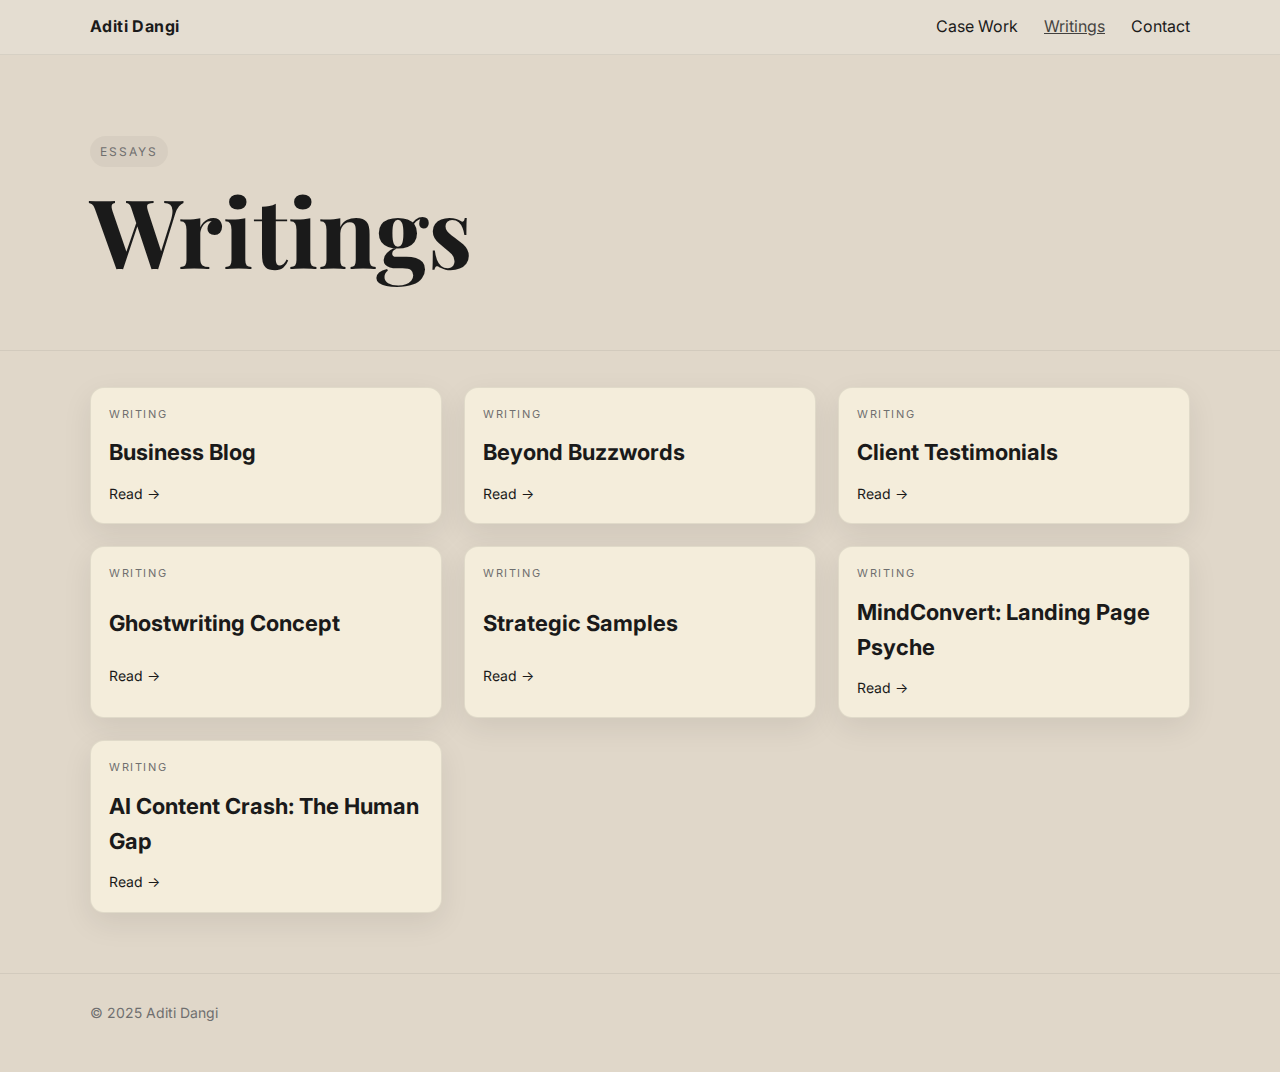
<file: writings.html>
<!doctype html>
<html lang="en">
<head>
  <meta charset="utf-8" />
  <meta name="viewport" content="width=device-width, initial-scale=1" />
  <title>Writings — Aditi Dangi</title>
  <meta name="theme-color" content="#f7f4ef">
  <link rel="preconnect" href="https://fonts.gstatic.com" crossorigin />
  <link href="https://fonts.googleapis.com/css2?family=Inter:wght@400;600;700&family=Playfair+Display:wght@600;700&display=swap" rel="stylesheet">
  <link rel="stylesheet" href="assets/style.css" />
  <script defer src="assets/script.js"></script>
</head>
<body>
<nav class="nav">
  <div class="container nav-inner">
    <div class="brand"><a href="index.html">Aditi Dangi</a></div>
    <div class="nav-links">
      <a href="case-work.html">Case Work</a>
      <a href="writings.html" style="opacity:.8;text-decoration:underline;">Writings</a>
      <a href="contact.html">Contact</a>
    </div>
  </div>
</nav>
<main>
  <section class="hero">
    <div class="container">
      <span class="kicker">Essays</span>
      <h1 class="masthead-title">Writings</h1>
    </div>
  </section>
  <section>
    <div class="container">
      <div class="grid">
        <!-- keep or adjust to your actual post files -->
        <a class="card" href="posts/business-blog.html"><div class="tag">Writing</div><div class="title">Business Blog</div><div class="more">Read →</div></a>
        <a class="card" href="posts/buzzwords.html"><div class="tag">Writing</div><div class="title">Beyond Buzzwords</div><div class="more">Read →</div></a>
        <a class="card" href="posts/client-testimonials.html"><div class="tag">Writing</div><div class="title">Client Testimonials</div><div class="more">Read →</div></a>
        <a class="card" href="posts/ghostwriting.html"><div class="tag">Writing</div><div class="title">Ghostwriting Concept</div><div class="more">Read →</div></a>
        <a class="card" href="posts/strategic-samples.html"><div class="tag">Writing</div><div class="title">Strategic Samples</div><div class="more">Read →</div></a>
        <a class="card" href="posts/the-psychology.html"><div class="tag">Writing</div><div class="title">MindConvert: Landing Page Psyche</div><div class="more">Read →</div></a>
        <a class="card" href="posts/why-most-ai-generated-content-fails.html"><div class="tag">Writing</div><div class="title">AI Content Crash: The Human Gap</div><div class="more">Read →</div></a>
      </div>
    </div>
  </section>
</main>
<footer class="footer">
  <div class="container"><div>© 2025 Aditi Dangi</div></div>
</footer>
</body>
</html>
</file>
<file: assets/style.css>
:root {
    --bg: #e0d7c9;
    --text: #1a1a1a;
    --muted: #6f6f6f;
    --card: #f4eddb;
    --accent: #111111;
    --shadow: 0 10px 30px rgba(0,0,0,.08);
  }
  * { box-sizing: border-box; }
  html, body { margin: 0; padding: 0; height: 100%; }
  body {
    min-height: 100vh;
    display: flex; flex-direction: column;
    background: var(--bg);
    color: var(--text);
    font-family: "Inter", ui-sans-serif, -apple-system, BlinkMacSystemFont, "Segoe UI", Roboto, Oxygen, Ubuntu, "Helvetica Neue", Arial;
    line-height: 1.6;
    text-rendering: optimizeLegibility;
    -webkit-font-smoothing: antialiased;
  }
  main { flex: 1; display: block; }
  
  h1, h2, h3, .masthead-title {
    font-family: "Playfair Display", Georgia, "Times New Roman", serif;
    letter-spacing: .2px;
    line-height: 1.15;
  }
  
  .container { width: min(1100px, 92vw); margin: 0 auto; }
  
  /* Nav */
  .nav { position: sticky; top: 0; z-index: 50; backdrop-filter: blur(6px);
    background: color-mix(in srgb, var(--bg) 86%, white);
    border-bottom: 1px solid rgba(0,0,0,.06);
  }
  .nav-inner { display: flex; align-items: center; justify-content: space-between; padding: 14px 0; }
  .brand a { text-decoration: none; color: var(--text); font-weight: 700; letter-spacing: .4px; }
  .nav-links a {
    margin-left: 22px; text-decoration: none; color: var(--text); position: relative; padding-bottom: 2px;
    background-image: linear-gradient(currentColor,currentColor);
    background-position: 0 100%; background-repeat: no-repeat; background-size: 0% 1px; transition: background-size .25s ease;
  }
  .nav-links a:hover { background-size: 100% 1px; }
  
  /* Hero */
  .hero { padding: 9vh 0 7vh; border-bottom: 1px solid rgba(0,0,0,.06); }
  .kicker { display: inline-block; text-transform: uppercase; font-size: 12px; letter-spacing: 2px; color: var(--muted); background: rgba(0,0,0,.04); padding: 6px 10px; border-radius: 999px; }
  .masthead-title { font-size: clamp(42px, 7vw, 84px); margin: 14px 0 10px; }
  .subtitle { color: var(--muted); font-size: clamp(14px, 2.6vw, 20px); max-width: 60ch; }
  
  /* Buttons with “beautiful” hover */
  .cta-row { display: flex; gap: 14px; margin-top: 24px; flex-wrap: wrap; }
  .btn {
    position: relative; isolation: isolate; overflow: hidden;
    display: inline-block; padding: 12px 18px; border: 1px solid var(--text); text-decoration: none; color: var(--text);
    transition: transform .12s ease, box-shadow .25s ease, background .2s ease, color .2s ease;
    border-radius: 999px; box-shadow: 0 1px 0 rgba(0,0,0,.05);
  }
  .btn::before{
    content:""; position:absolute; inset:-1px;
    background: radial-gradient(180px 180px at var(--mx,50%) var(--my,50%), rgba(0,0,0,.08), transparent 60%);
    opacity:0; transition: opacity .25s ease; z-index:-1;
  }
  .btn:hover::before{ opacity:1; }
  .btn:hover { transform: translateY(-1px); }
  .btn.primary { background: var(--text); color: var(--bg); }
  .btn.primary:hover { transform: translateY(-2px); box-shadow: 0 18px 40px rgba(0,0,0,.18); }
  
  /* Cards */
  .grid { display: grid; grid-template-columns: repeat(auto-fill, minmax(280px, 1fr)); gap: 22px; margin: 36px 0 60px; }
  .card { background: var(--card); padding: 18px; border: 1px solid rgba(0,0,0,.08); border-radius: 14px; box-shadow: var(--shadow);
    display: grid; gap: 12px; transition: transform .18s ease, box-shadow .22s ease, background .2s ease; text-decoration: none; color: inherit;
  }
  .card:hover { transform: translateY(-2px); box-shadow: 0 14px 34px rgba(0,0,0,.1); background: #f7f4ed; }
  .card .tag { font-size: 11px; text-transform: uppercase; letter-spacing: 1.6px; color: var(--muted); }
  .card .title { font-size: 22px; font-weight: 700; }
  .card .more { font-size: 14px; color: var(--text); text-decoration: none; }
  
  .section-head { margin: 50px 0 10px; }
  .section-title { font-size: clamp(28px, 4vw, 40px); }
  
  /* Footer stays at bottom */
  .footer { padding: 28px 0 48px; border-top: 1px solid rgba(0,0,0,.06); color: var(--muted); font-size: 14px; }
  
  /* Article */
  .article-hero { padding: 8vh 0 2vh; border-bottom: 1px solid rgba(0,0,0,.06); }
  .article-hero .eyebrow { color: var(--muted); text-transform: uppercase; letter-spacing: 2px; font-size: 12px; }
  .article-hero h1 { font-size: clamp(32px, 6vw, 62px); margin: 8px 0; }
  
  .prose { font-size: 18px; max-width: 75ch; margin: 26px auto; padding: 0 10px; }
  .prose p { margin: 18px 0; }
  .prose blockquote { border-left: 3px solid var(--text); margin: 22px 0; padding: 0 14px; color: #333; }
  .prose h2 { font-size: 28px; margin-top: 36px; }
  .prose ul { padding-left: 22px; }
  
  /* Feature layout */
  .hero-grid { margin: 40px 0 10px; display: grid; grid-template-columns: repeat(12, 1fr); gap: 18px; }
  .hero-grid .feature { grid-column: span 7; background: var(--card); border: 1px solid rgba(0,0,0,.08); border-radius: 16px; padding: 20px; box-shadow: var(--shadow); }
  .hero-grid .rail { grid-column: span 5; display: grid; gap: 18px; }
  
  @media (max-width: 900px) {
    .hero-grid .feature { grid-column: 1/-1; }
    .hero-grid .rail { grid-column: 1/-1; }
  }
  
  /* Reduced motion */
  @media (prefers-reduced-motion: reduce){
    .btn, .card { transition: none; }
    .btn::before { display: none; }
  }
  

/* === Scroll Motion Animation Additions === */

/* header brand should be small and stable */
/* layering + stability */
header, #brandName {
    isolation: isolate;        /* new stacking context for the header */
    contain: paint;            /* avoid blending artifacts */
  }
  
  #brandName {
    position: relative;
    z-index: 1;                /* normal state */
    font-size: clamp(18px, 2.2vw, 12px);
    line-height: 1;
    transform-origin: 0 0;
    white-space: nowrap;
  }
  
  .masthead-title {
    position: relative;
    z-index: 2;                /* sits above while morphing */
    font-size: clamp(42px, 8vw, 96px);
    line-height: 1;
    transform-origin: 0 0;
  }
</file>
